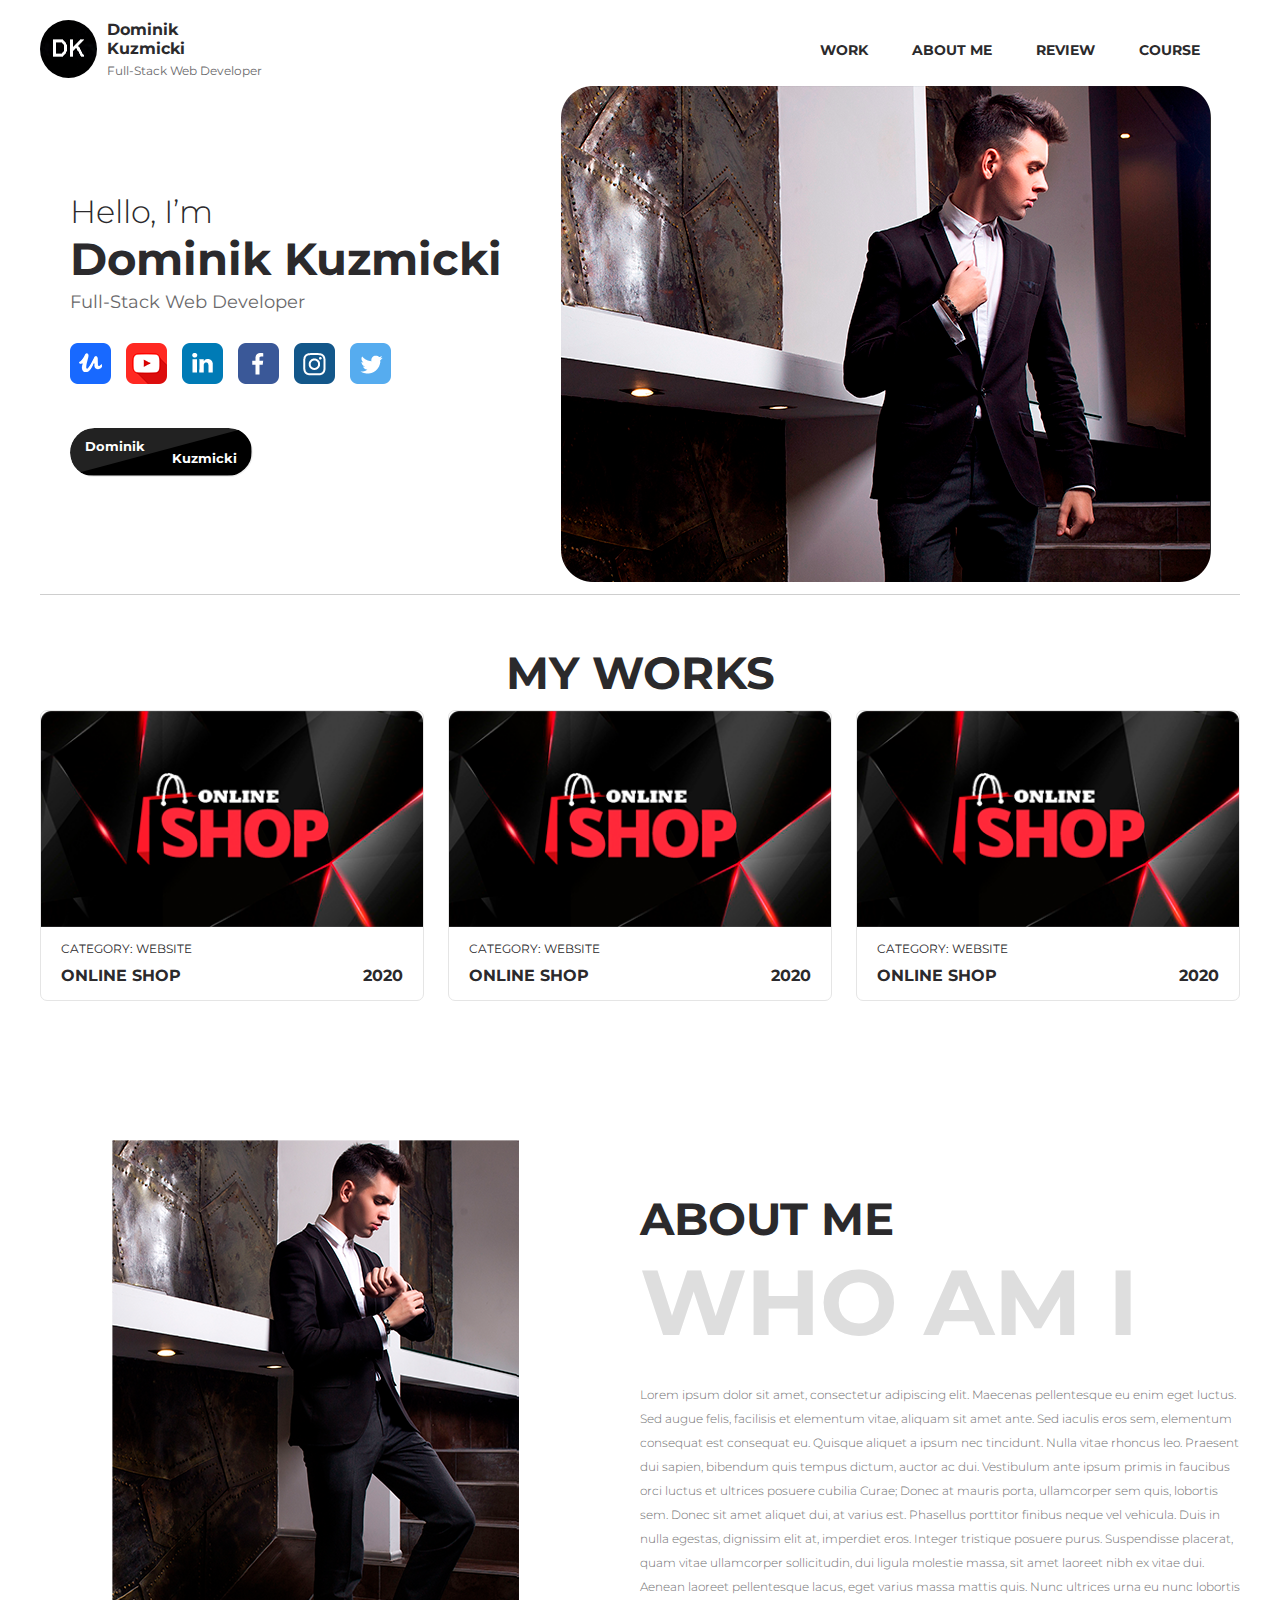
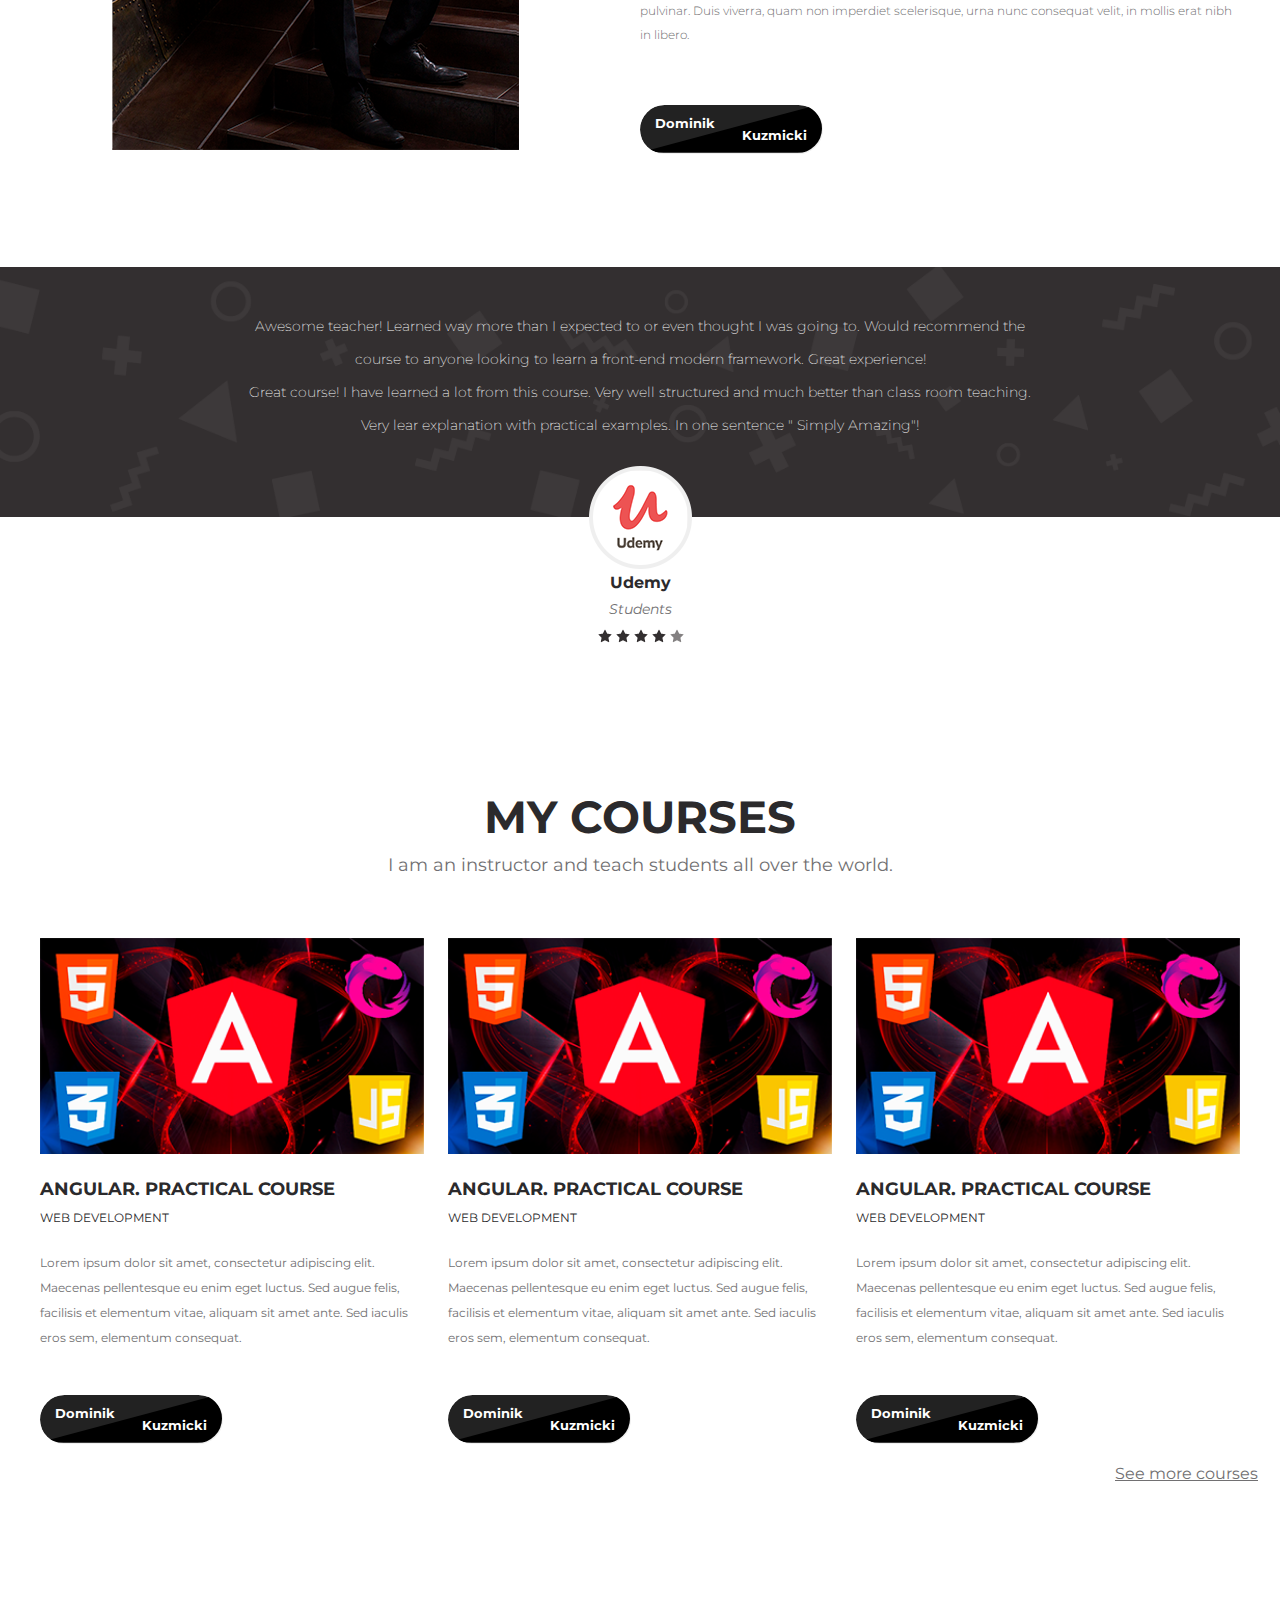
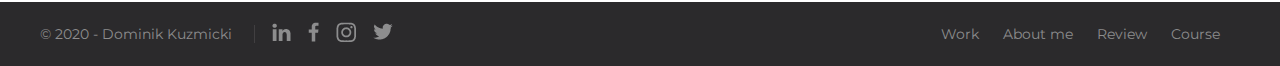
<file: project 2/index.html>
<!DOCTYPE html>
<html lang="en">
<head>
    <meta charset="UTF-8">
    <meta http-equiv="X-UA-Compatible" content="IE=edge">
    <meta name="viewport" content="width=device-width, initial-scale=1.0">
    <title>Pr</title>
    <link rel="stylesheet" href="css/style.css">
</head>
<body>
    <header>
        <div class="container">
            <div class="inner">
                <div class="user">
                    <img src="images/avatar_photo.png" alt="logo">

                    <div class="content">
                        <h3>Dominik <br>Kuzmicki</h3>
                        <p>Full-Stack Web Developer</p> 
                    </div>
                </div>
                <nav class="navbar">
                    <a href="#work">WORK</a>
                    <a href="#about">ABOUT ME</a>
                    <a href="#review">REVIEW</a>
                    <a href="#courses">COURSE</a>
                </nav>
            </div>
        </div>
    </header>
    <section class="intro" >
        <div class="container">
            <div class="inner">
                <div class="content">
                    <h2>Hello, I’m</h2>
                    <h1>Dominik Kuzmicki</h1>
                    <p>Full-Stack Web Developer</p>
                    <div class="social">
                        <a href="#">
                            <img src="images/udemy.png" alt="">
                        </a>
                        <a href="#">
                            <img src="images/youtube.png" alt="">
                        </a>   
                        <a href="">
                            <img src="images/linkedin.png" alt="">
                        </a> 
                        <a href="#">
                            <img src="images/facebook.png" alt="">
                        </a>    
                        <a href="#">
                            <img src="images/instagram.png" alt="">
                        </a>   
                        <a href="#">
                            <img src="images/twitter.png" alt="">
                        </a>
                    </div>
                    <button class="btn">
                        <span> SEE MY RESUME</span>
                        <div class="btnbg">
                            <span>Dominik</span> 
                        </div>
                        <div class="btnbg2">
                            <span>Kuzmicki</span>
                        </div>
                        
                    </button>
                </div>    
                <img src="images/photo.png" alt="">
            </div>
        </div>
    </section>
    <section class="myworks" id="work">
        <div class="container">
            <div class="inner">
                    <h2>MY WORKS</h2>
                <div class="boxes">
                    <div class="box">
                        <img src="images/work logo.png" alt="">
                        <div class="info">
                            <p>CATEGORY: WEBSITE</p>
                            <div class="onlineshop">
                                <h4>ONLINE SHOP</h4>
                                <h4>2020</h4>
                            </div>
                        </div>
                    </div>
                    <div class="box">
                        <img src="images/work logo.png" alt="">
                        <div class="info">
                            <p>CATEGORY: WEBSITE</p>
                            <div class="onlineshop">
                                <h4>ONLINE SHOP</h4>
                                <h4>2020</h4>
                            </div>
                        </div>
                    </div>
                     <div class="box">
                        <img src="images/work logo.png" alt="">
                        <div class="info">
                            <p>CATEGORY: WEBSITE</p>
                            <div class="onlineshop">
                                <h4>ONLINE SHOP</h4>
                                <h4>2020</h4>
                            </div>
                        </div>
                    </div>
            </div>
            </div>
        </div>
    </section>
    <section class="about" id="about">
        <div class="container">
            <div class="inner">
                <img src="images/designer_photo.png" alt="">
                <div class="content">
                    <h3>ABOUT ME</h3>
                    <h2>WHO AM I</h2>
                    <p>
                        Lorem ipsum dolor sit amet, consectetur adipiscing elit. Maecenas pellentesque eu enim eget luctus. Sed augue felis, facilisis et elementum vitae, aliquam sit amet ante. Sed iaculis eros sem, elementum consequat est consequat eu. Quisque aliquet a ipsum nec tincidunt. Nulla vitae rhoncus leo. Praesent dui sapien, bibendum quis tempus dictum, auctor ac dui. Vestibulum ante ipsum primis in faucibus orci luctus et ultrices posuere cubilia Curae; Donec at mauris porta, ullamcorper sem quis, lobortis sem. Donec sit amet aliquet dui, at varius est. Phasellus porttitor finibus neque vel vehicula. Duis in nulla egestas, dignissim elit at, imperdiet eros. Integer tristique posuere purus. Suspendisse placerat, quam vitae ullamcorper sollicitudin, dui ligula molestie massa, sit amet laoreet nibh ex vitae dui. Aenean laoreet pellentesque lacus, eget varius massa mattis quis. Nunc ultrices urna eu nunc lobortis pulvinar. Duis viverra, quam non imperdiet scelerisque, urna nunc consequat velit, in mollis erat nibh in libero.
                    </p>  
                    <button class="btn">
                        <span> SEE MY RESUME</span>
                        <div class="btnbg">
                            <span>Dominik</span> 
                        </div>
                        <div class="btnbg2">
                            <span>Kuzmicki</span>
                        </div>
                    </button>
                </div>
            </div>
        </div>
    </section>
    <section class="review" id="review">
        <div class="container">
            <div class="inner">
                <div class="content">
                    <p>Awesome teacher! Learned way more than I expected to or even thought I was going to. Would recommend the course to anyone looking to learn a front-end modern framework. Great experience!</p>
                    <p>Great course! I have learned a lot from this course. Very well structured and much better than class room teaching. Very lear explanation with practical examples. In one sentence " Simply Amazing"!</p>
                </div>
                <div class="author">
                    <img src="images/udemy_logo.png" alt="udemy">
                    <h4>Udemy</h4>
                    <p>Students</p>
                    <div class="stars">
                        <img src="images/star.png" alt="star">
                        <img src="images/star.png" alt="star">
                        <img src="images/star.png" alt="star">
                        <img src="images/star.png" alt="star">
                        <img class="unactive" src="images/star.png" alt="star">
                    </div>
                </div>
            </div>
        </div>
    </section>
    <section class="courses" id="courses">
       <div class="container">
            <h2 class="heading">MY COURSES</h2>
            <p class="text">I am an instructor and teach students all over the world.</p>
            
            <div class="inner">
                <div class="boxes">
                    <div class="box">
                        <img src="images/Angular logo.png" alt="">
                        <div class="content">
                            <h3>ANGULAR. PRACTICAL COURSE</h3>
                            <h4>WEB DEVELOPMENT</h4>
                            <p>Lorem ipsum dolor sit amet, consectetur adipiscing elit. Maecenas pellentesque eu enim eget luctus. Sed augue felis, facilisis et elementum vitae, aliquam sit amet ante. Sed iaculis eros sem, elementum consequat.</p>
                            <button class="btn">
                                <span> SEE MY RESUME</span>
                                <div class="btnbg">
                                    <span>Dominik</span> 
                                </div>
                                <div class="btnbg2">
                                    <span>Kuzmicki</span>
                                </div>
                            </button>
                        </div>
                    </div>
                    <div class="box">
                        <img src="images/Angular logo.png" alt="">
                        <div class="content">
                            <h3>ANGULAR. PRACTICAL COURSE</h3>
                            <h4>WEB DEVELOPMENT</h4>
                            <p>Lorem ipsum dolor sit amet, consectetur adipiscing elit. Maecenas pellentesque eu enim eget luctus. Sed augue felis, facilisis et elementum vitae, aliquam sit amet ante. Sed iaculis eros sem, elementum consequat.</p>
                            <button class="btn">
                                <span> SEE MY RESUME</span>
                                <div class="btnbg">
                                    <span>Dominik</span> 
                                </div>
                                <div class="btnbg2">
                                    <span>Kuzmicki</span>
                                </div>
                            </button>
                        </div>
                    </div>
                    <div class="box">
                        <img src="images/Angular logo.png" alt="">
                        <div class="content">
                            <h3>ANGULAR. PRACTICAL COURSE</h3>
                            <h4>WEB DEVELOPMENT</h4>
                            <p>Lorem ipsum dolor sit amet, consectetur adipiscing elit. Maecenas pellentesque eu enim eget luctus. Sed augue felis, facilisis et elementum vitae, aliquam sit amet ante. Sed iaculis eros sem, elementum consequat.</p>
                            <button class="btn">
                                <span> SEE MY RESUME</span>
                                <div class="btnbg">
                                    <span>Dominik</span> 
                                </div>
                                <div class="btnbg2">
                                    <span>Kuzmicki</span>
                                </div>
                            </button>
                        </div>
                    </div>
                </div>
                <a href="#" class="morecourses">See more courses</a>
            </div>    
        </div>
    </section>
    <footer>
        <div class="container">
            <div class="inner">
                <div class="logos">
                    <p>© 2020 - Dominik Kuzmicki</p>
                    <a href="https://www.linkedin.com/"><img src="images/linkedin_icon.png" alt=""></a>
                    <a href="https://www.facebook.com/"><img src="images/facebook_icon.png" alt=""></a>
                    <a href="https://www.instagram.com/"><img src="images/instagram_icon.png" alt=""></a>
                    <a href="https://www.twitter.com/"><img src="images/twitter_icon.png" alt=""></a>
                </div>
                <nav class="bottomnav">
                    <a href="#work">Work</a>
                    <a href="#about">About me</a>
                    <a href="#review">Review</a>
                    <a href="#courses">Course</a>
                </nav>
                
            </div>
        </div>
    </footer>
</body>
</html>
</file>
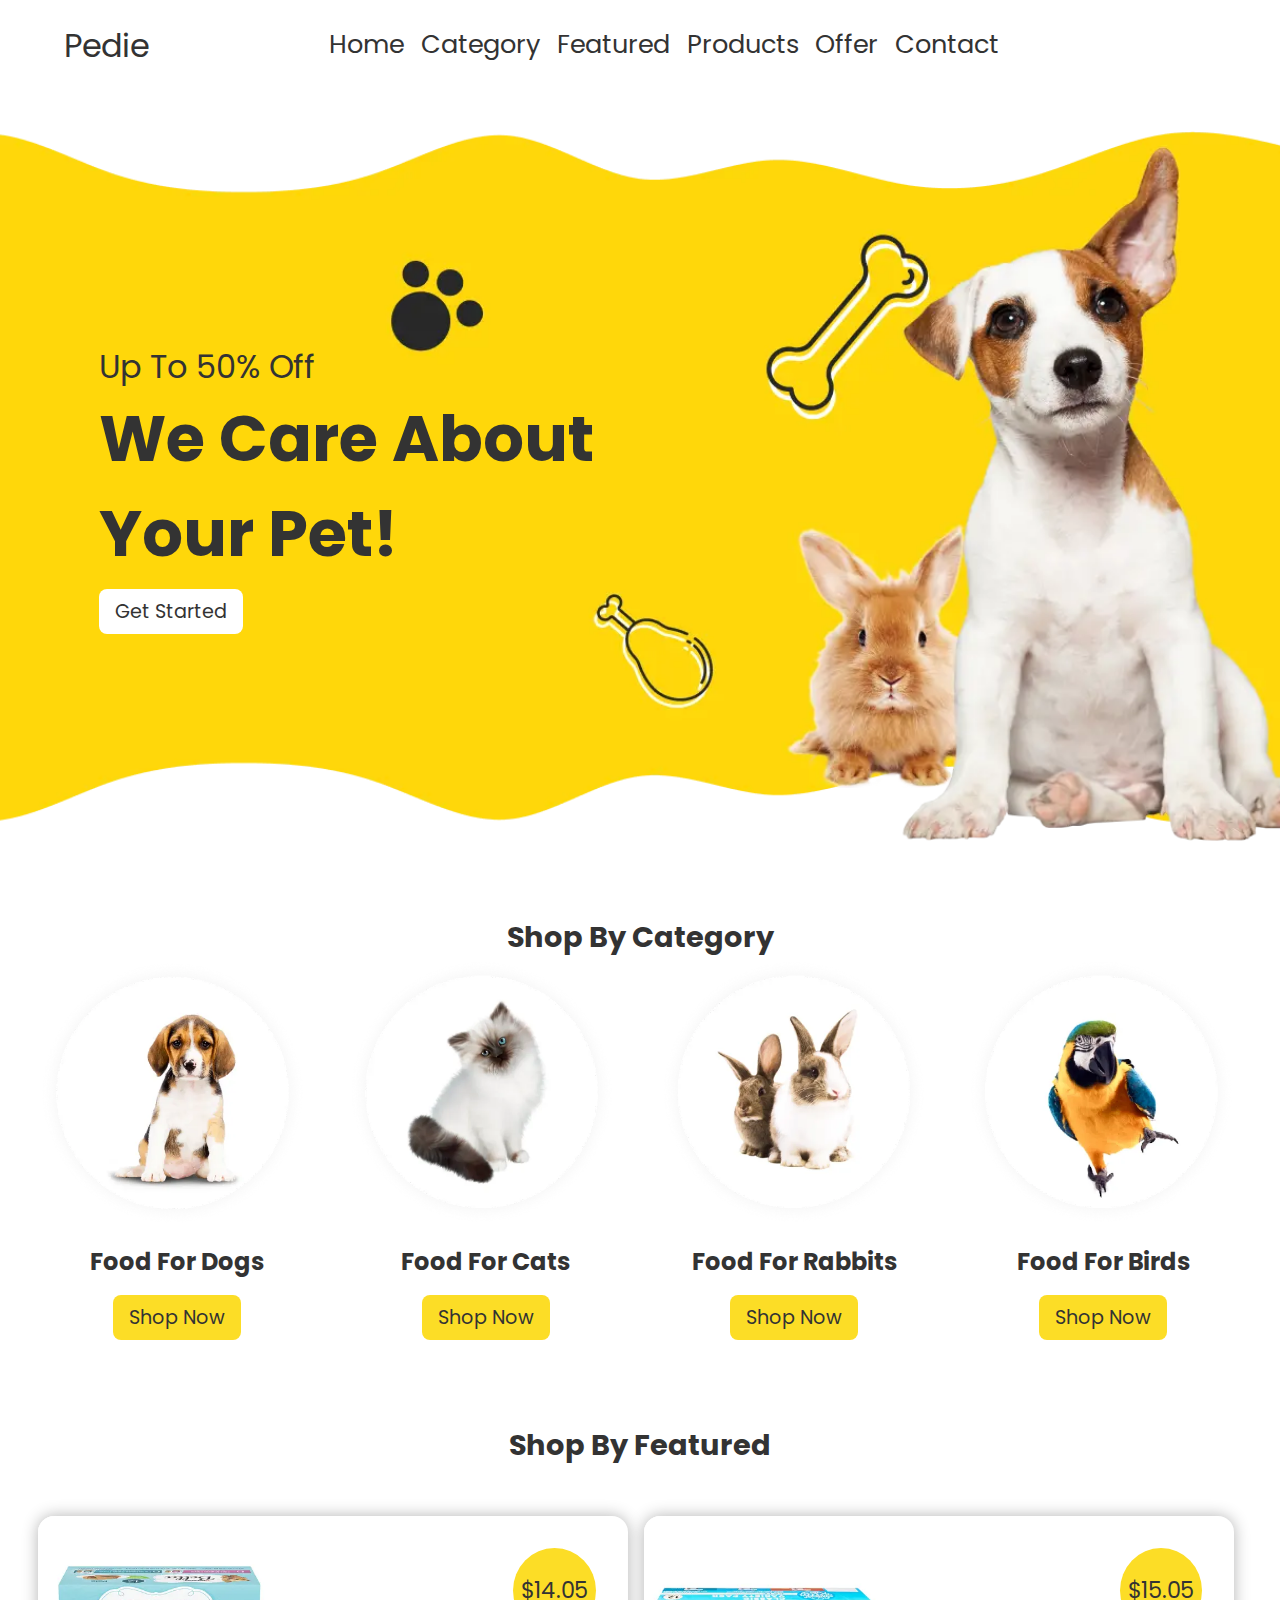
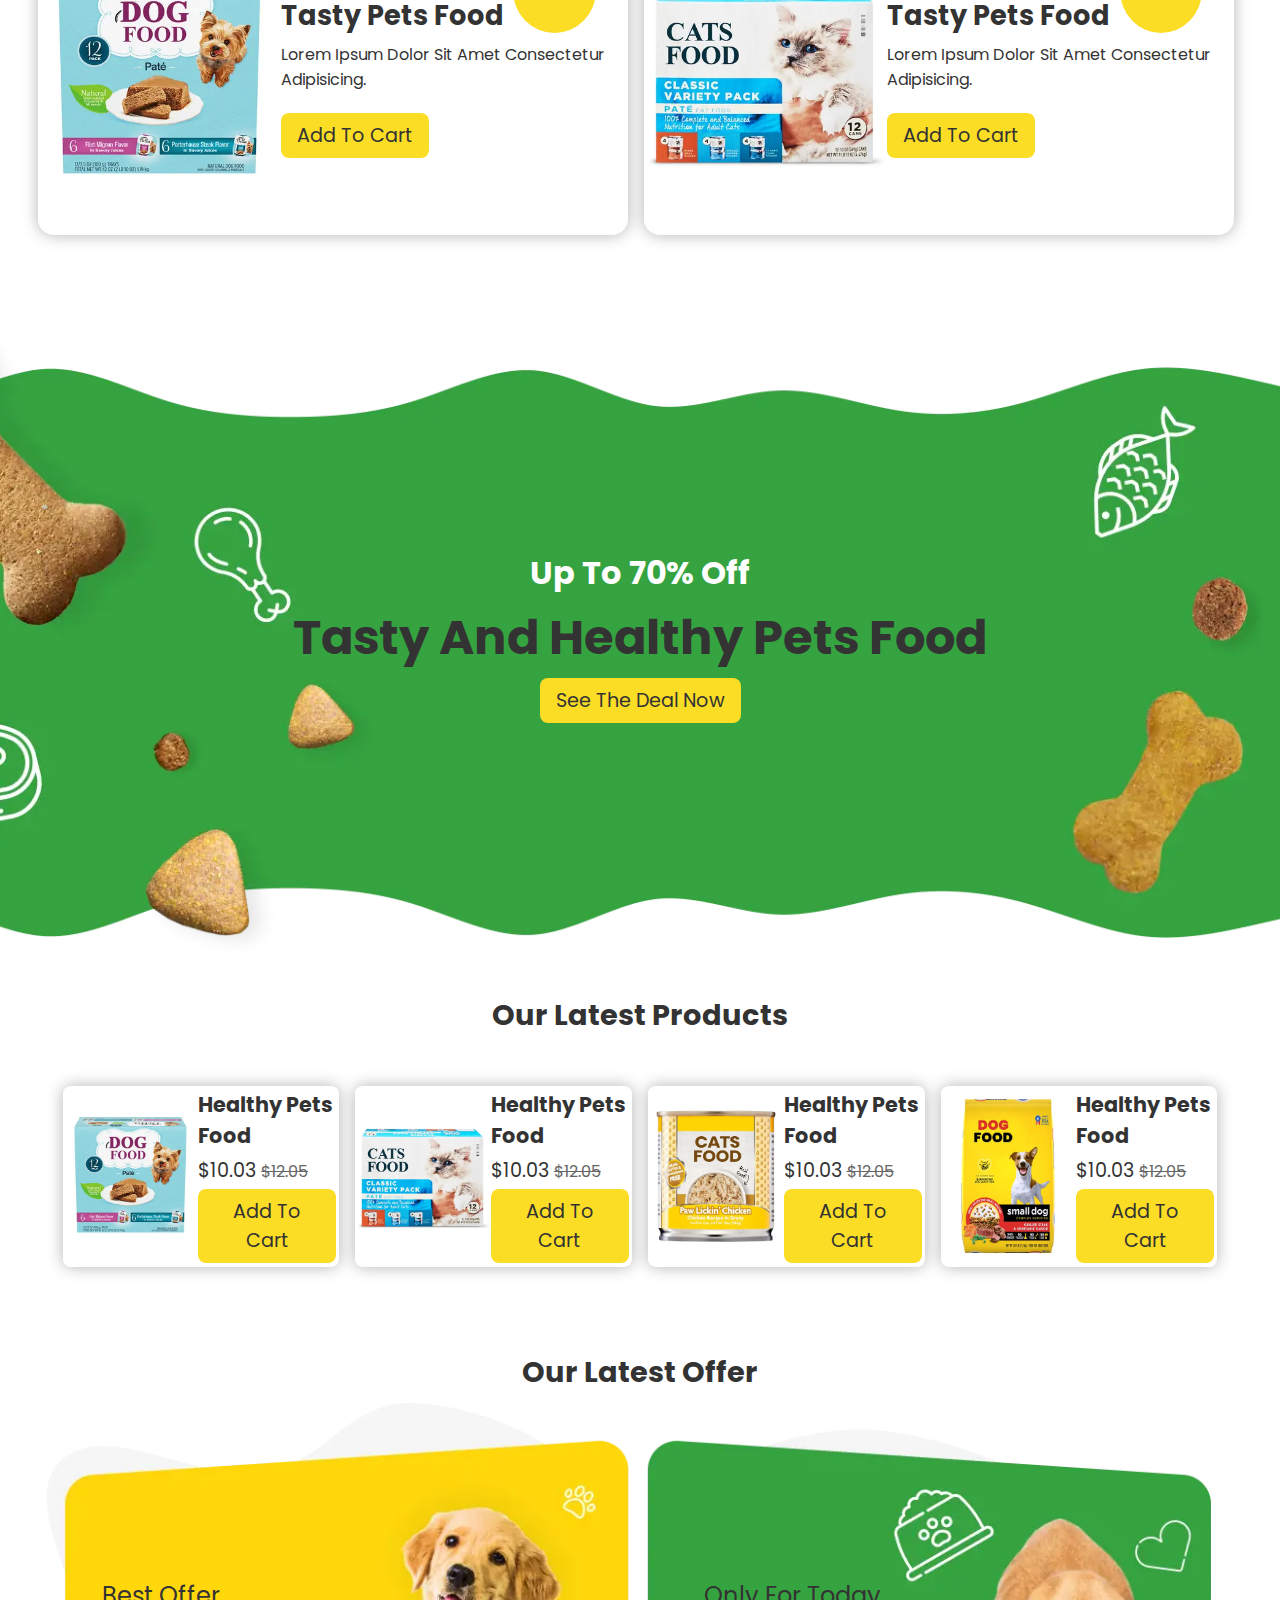
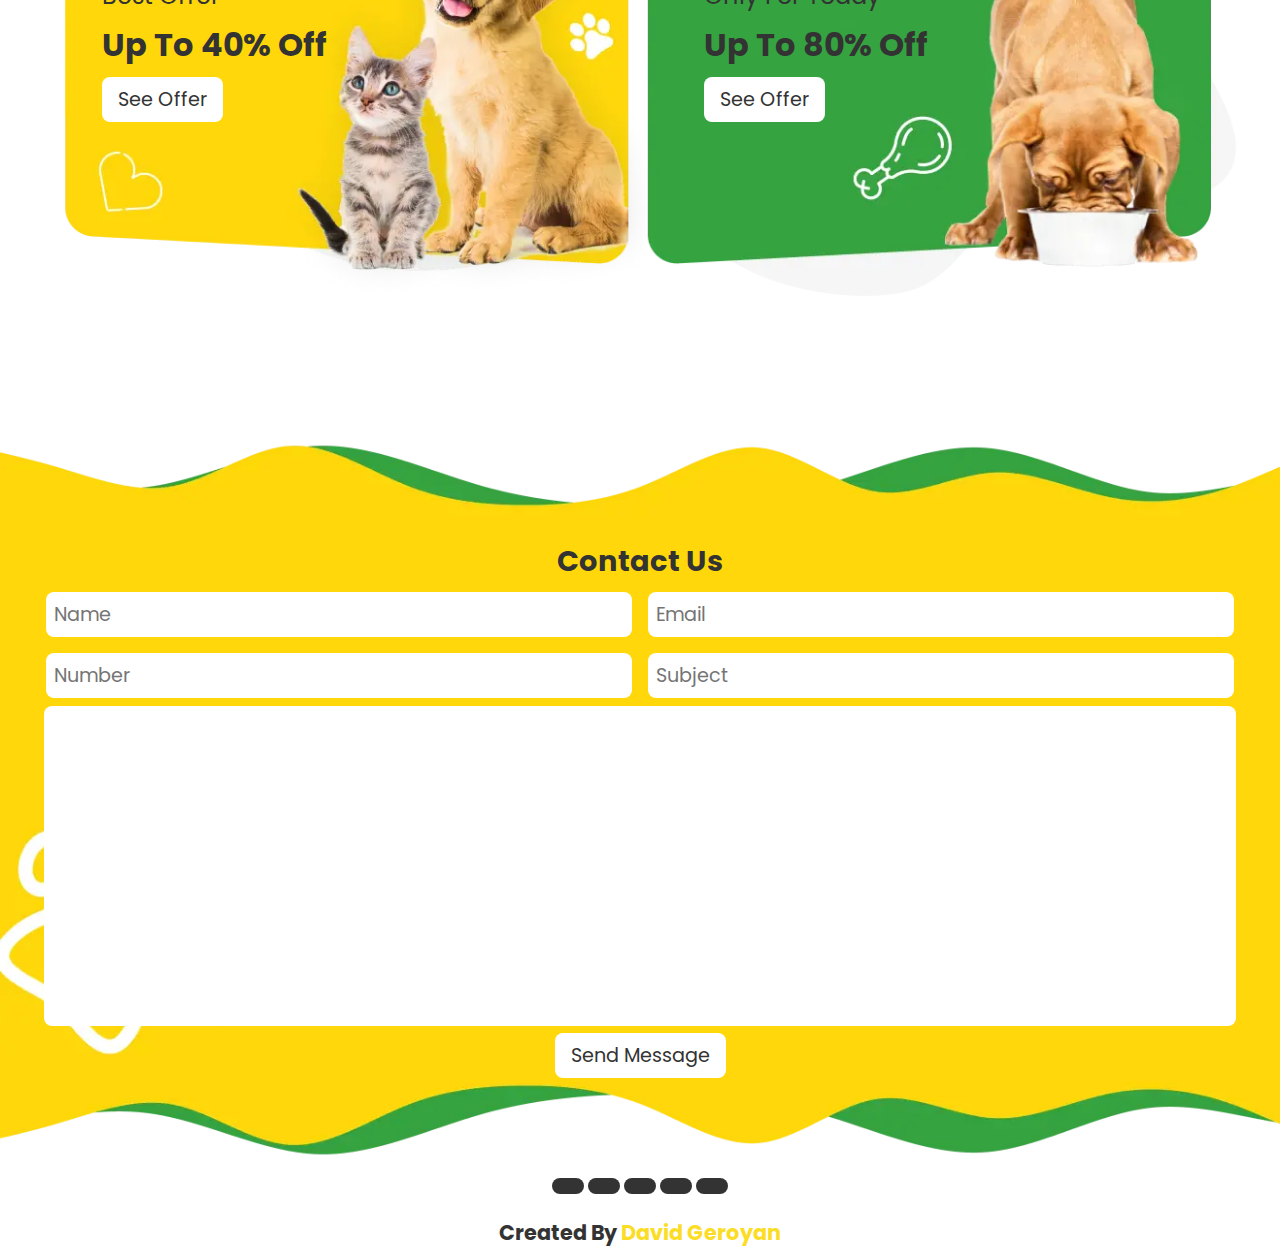
<file: project 3/index.html>
<!DOCTYPE html>
<html lang="en">
<head>
    <meta charset="UTF-8">
    <meta http-equiv="X-UA-Compatible" content="IE=edge">
    <meta name="viewport" content="width=device-width, initial-scale=1.0">
    <title>Document</title>
    <link rel="stylesheet" href="style.css">
    <link rel="stylesheet" href="https://cdnjs.cloudflare.com/ajax/libs/font-awesome/6.2.0/css/all.min.css" integrity="sha512-xh6O/CkQoPOWDdYTDqeRdPCVd1SpvCA9XXcUnZS2FmJNp1coAFzvtCN9BmamE+4aHK8yyUHUSCcJHgXloTyT2A==" crossorigin="anonymous" referrerpolicy="no-referrer" />
</head>
<body>
    <header>
        <div id="menu-bar" class="fa-solid fa-bars"></div>
        <a href="#" class="logo" > <i class="fa-solid fa-bone"></i> Pedie</a>
        <nav class="navbar">
            <a href="#">home</a>
            <a href="#">category</a>
            <a href="#">featured</a>
            <a href="#">products</a>
            <a href="#">offer</a>
            <a href="#">contact</a>
        </nav>
        <div class="icons">
            <i class="fa-solid fa-magnifying-glass"></i>
            <i class="fa-solid fa-heart"></i>
            <i class="fa-solid fa-cart-shopping"></i>
        </div>
        <form action="" class="search-bar">
            <input type="search" id="search" placeholder="search here...">
            <label for="search"><i class="fa-solid fa-magnifying-glass"></i></label>
        </form>
    </header>
    <section class="home">
        <div class="content">
            <p>Up To 50% Off</p>
            <h1>We Care About <br>Your Pet!</h1>
            <a href="#" class="btn">Get Started</a>
        </div>
    </section>
    <section class="shop">
        <h2 class="heading"><i class="fa-solid fa-paw"></i> Shop By Category <i class="fa-solid fa-paw"></i></h2>
            <div class="boxes">
                <div class="box">
                    <img src="images/c1.webp" alt="dog">
                    <p>Food For Dogs</p>
                    <a href="#" class="btn2">Shop Now</a>
                </div>
                <div class="box">
                    <img src="images/c2.webp" alt="cat">
                    <p>Food For Cats</p>
                    <a href="#" class="btn2">Shop Now</a>
                </div>
                <div class="box">
                    <img src="images/c3.webp" alt="rabbits">
                    <p>Food For Rabbits</p>
                    <a href="#" class="btn2">Shop Now</a>
                </div>
                <div class="box">
                    <img src="images/c4.webp" alt="birds">
                    <p>Food For Birds</p>
                    <a href="#" class="btn2">Shop Now</a>
                </div>
            </div>
    </section>
    <section class="featured">
        <h2 class="heading"><i class="fa-solid fa-paw"></i> Shop By Featured <i class="fa-solid fa-paw"></i></h2>
        <div class="boxes">
            <div class="box">
                <div class="foodimg">
                    <img src="images/p1.webp" alt="food1">
                </div>
                <div class="content">
                    <div class="stars">
                        <i class="fa-solid fa-star"></i>
                        <i class="fa-solid fa-star"></i>
                        <i class="fa-solid fa-star"></i>
                        <i class="fa-solid fa-star"></i>
                        <i class="fa-regular fa-star"></i>
                    </div>
                    <h3>Tasty pets food</h3>
                    <p>Lorem ipsum dolor sit amet consectetur adipisicing.</p>
                    <a href="#" class="btn2">Add to cart</a>
                </div>
                <div class="price">
                    <span>$14.05</span>
                </div>
            </div>
            <div class="box">
                <div class="foodimg">
                    <img src="images/p2.webp" alt="food2">
                </div>
                <div class="content">
                    <div class="stars">
                        <i class="fa-solid fa-star"></i>
                        <i class="fa-solid fa-star"></i>
                        <i class="fa-solid fa-star"></i>
                        <i class="fa-solid fa-star"></i>
                        <i class="fa-regular fa-star"></i>
                    </div>
                    <h3>Tasty pets food</h3>
                    <p>Lorem ipsum dolor sit amet consectetur adipisicing.</p>
                    <a href="#" class="btn2">Add to cart</a>
                </div>
                <div class="price">
                    <span>$15.05</span>
                </div>
            </div>
        </div>
    </section>
    <section class="deal">
        <div class="content">
            <span>up to 70% off</span>
            <h2>tasty and healthy pets food</h2>
            <a href="" class="btn2">see the deal now</a>
        </div>
    </section>
    <section class="products">
        <h2 class="heading"><i class="fa-solid fa-paw"></i> our latest products <i class="fa-solid fa-paw"></i></h2>
        <div class="inner">
            <div class="box">
                <img src="images/p1.webp" alt="">
                <div class="content">
                    <div class="stars">
                        <i class="fa-solid fa-star"></i>
                        <i class="fa-solid fa-star"></i>
                        <i class="fa-solid fa-star"></i>
                        <i class="fa-solid fa-star"></i>
                        <i class="fa-solid fa-star"></i>
                    </div>
                    <h4>healthy pets food</h4>
                    <p class="price">$10.03 <span>$12.05</span></p>
                    <a href="#" class="btn2">add to cart</a>
                </div>
            </div>
            <div class="box">
                <img src="images/p2.webp" alt="">
                <div class="content">
                    <div class="stars">
                        <i class="fa-solid fa-star"></i>
                        <i class="fa-solid fa-star"></i>
                        <i class="fa-solid fa-star"></i>
                        <i class="fa-solid fa-star"></i>
                        <i class="fa-solid fa-star"></i>
                    </div>
                    <h4>healthy pets food</h4>
                    <p class="price">$10.03 <span>$12.05</span></p>
                    <a href="#" class="btn2">add to cart</a>
                </div>
            </div>
            <div class="box">
                <img src="images/p3.webp" alt="">
                <div class="content">
                    <div class="stars">
                        <i class="fa-solid fa-star"></i>
                        <i class="fa-solid fa-star"></i>
                        <i class="fa-solid fa-star"></i>
                        <i class="fa-solid fa-star"></i>
                        <i class="fa-solid fa-star"></i>
                    </div>
                    <h4>healthy pets food</h4>
                    <p class="price">$10.03 <span>$12.05</span></p>
                    <a href="#" class="btn2">add to cart</a>
                </div>
            </div>
            <div class="box">
                <img src="images/p4.webp" alt="">
                <div class="content">
                    <div class="stars">
                        <i class="fa-solid fa-star"></i>
                        <i class="fa-solid fa-star"></i>
                        <i class="fa-solid fa-star"></i>
                        <i class="fa-solid fa-star"></i>
                        <i class="fa-solid fa-star"></i>
                    </div>
                    <h4>healthy pets food</h4>
                    <p class="price">$10.03 <span>$12.05</span></p>
                    <a href="#" class="btn2">add to cart</a>
                </div>
            </div>
        </div>
    </section>
    <section class="offer">
        <h2 class="heading"><i class="fa-solid fa-paw"></i> our latest offer <i class="fa-solid fa-paw"></i></h2>
        <div class="inner">
            <div class="box">
                <img src="images/offer-img1.webp" alt="">
                <div class="content">
                    <span>best offer</span>
                    <h3>up to 40% off</h3>
                    <a href="" class="btn">see offer</a>

                </div>
            </div>
            <div class="box">
                <img src="images/offer-img2.webp" alt="">
                <div class="content">
                    <span>only for today</span>
                    <h3>up to 80% off</h3>
                    <a href="" class="btn">see offer</a>

                </div>
            </div>
        </div>
    </section>
    <section class="contact">
        <h2 class="heading"><i class="fa-solid fa-paw"></i> contact us <i class="fa-solid fa-paw"></i></h2>
        <div class="inner">
            <form action="">
                <div class="inputbox">
                    <input type="text" placeholder="name">
                    <input type="email" placeholder="email">
                </div>
                <div class="inputbox">
                    <input type="number" placeholder="number">
                    <input type="text" placeholder="subject">
                </div>
                <textarea name="" id="" cols="30" rows="10"></textarea>
                <input type="submit" class="btn" value="send message">
            </form>
        </div>
    </section>
    <footer>
        <div class="social">
            <a href="" class="btn2"><i class="fa-brands fa-youtube"></i></a>
            <a href="" class="btn2"><i class="fa-brands fa-facebook"></i></a>
            <a href="" class="btn2"><i class="fa-brands fa-twitter"></i></a>
            <a href="" class="btn2"><i class="fa-brands fa-linkedin"></i></a>
            <a href="" class="btn2"><i class="fa-brands fa-instagram"></i></a>
            <h4>created by <a class="myprofile" href="#">David Geroyan</a></h4>
        </div>
    </footer>
</body>
</html>
</file>
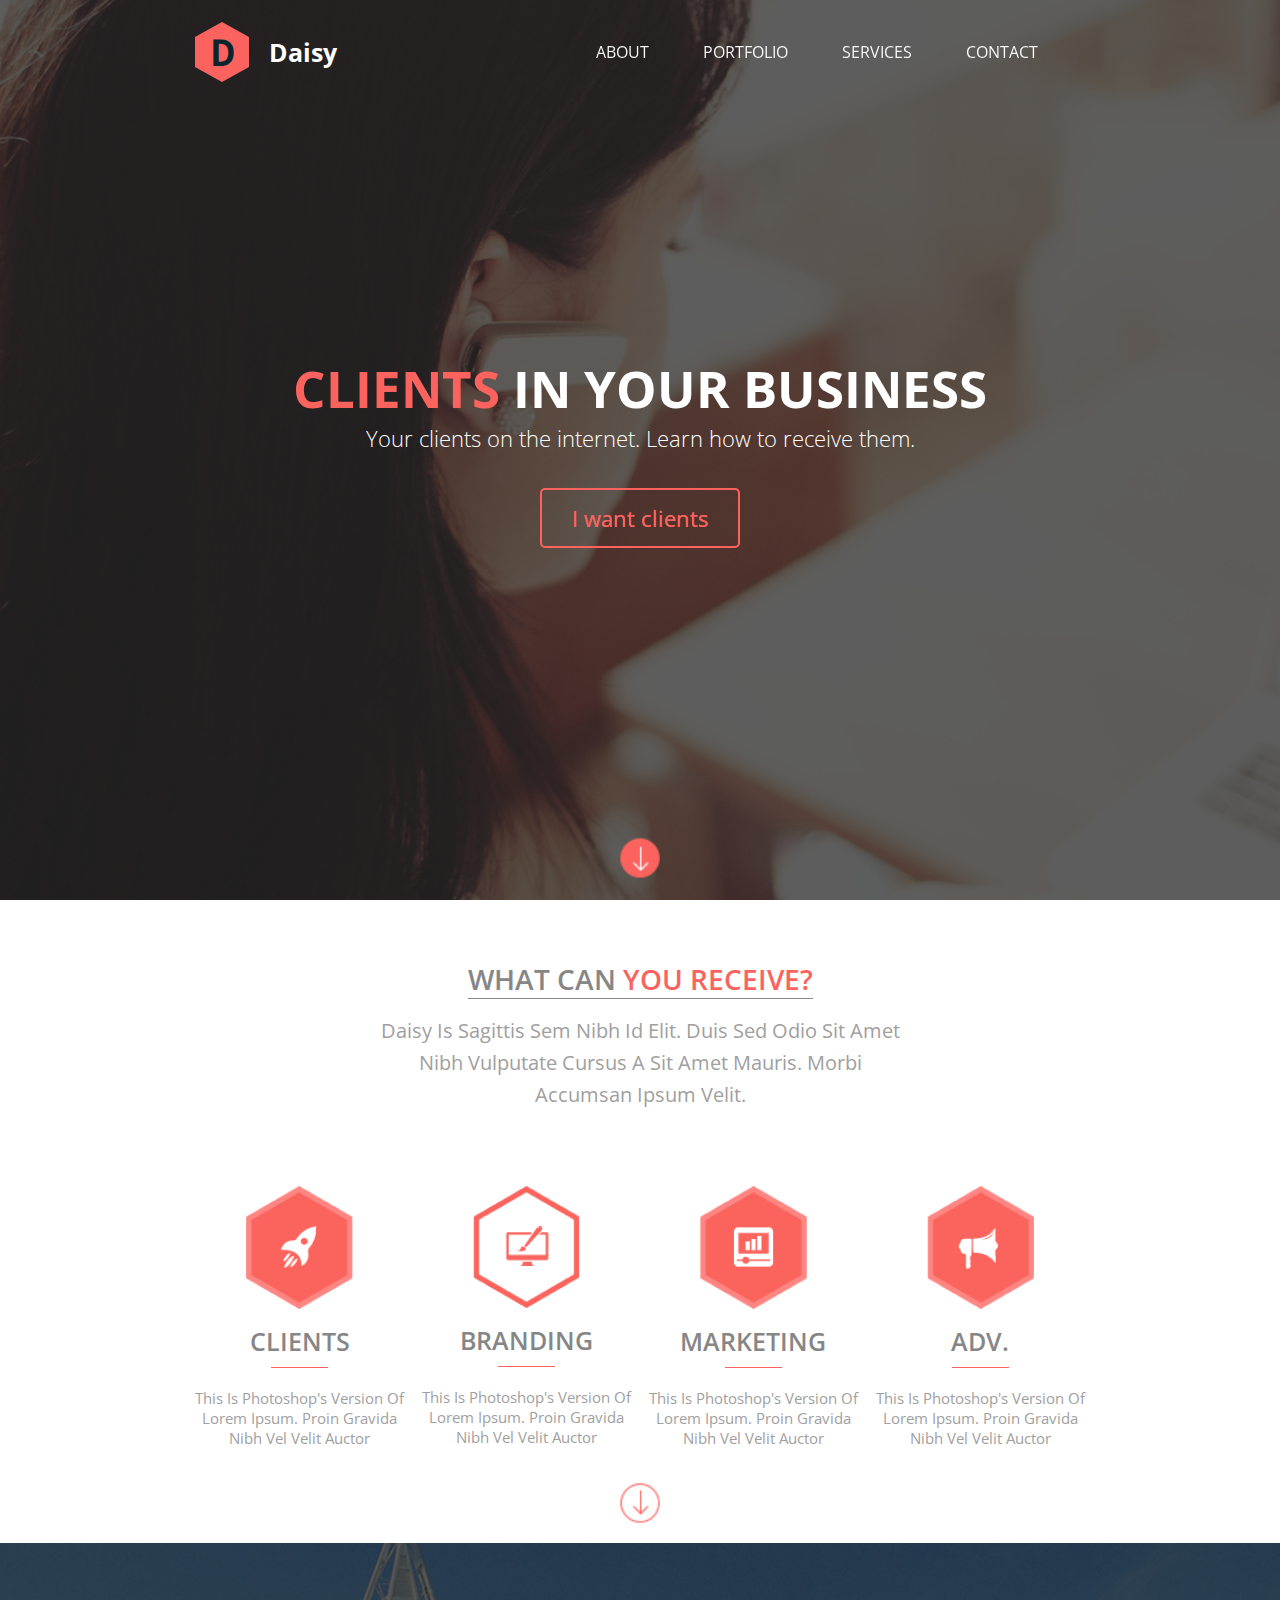
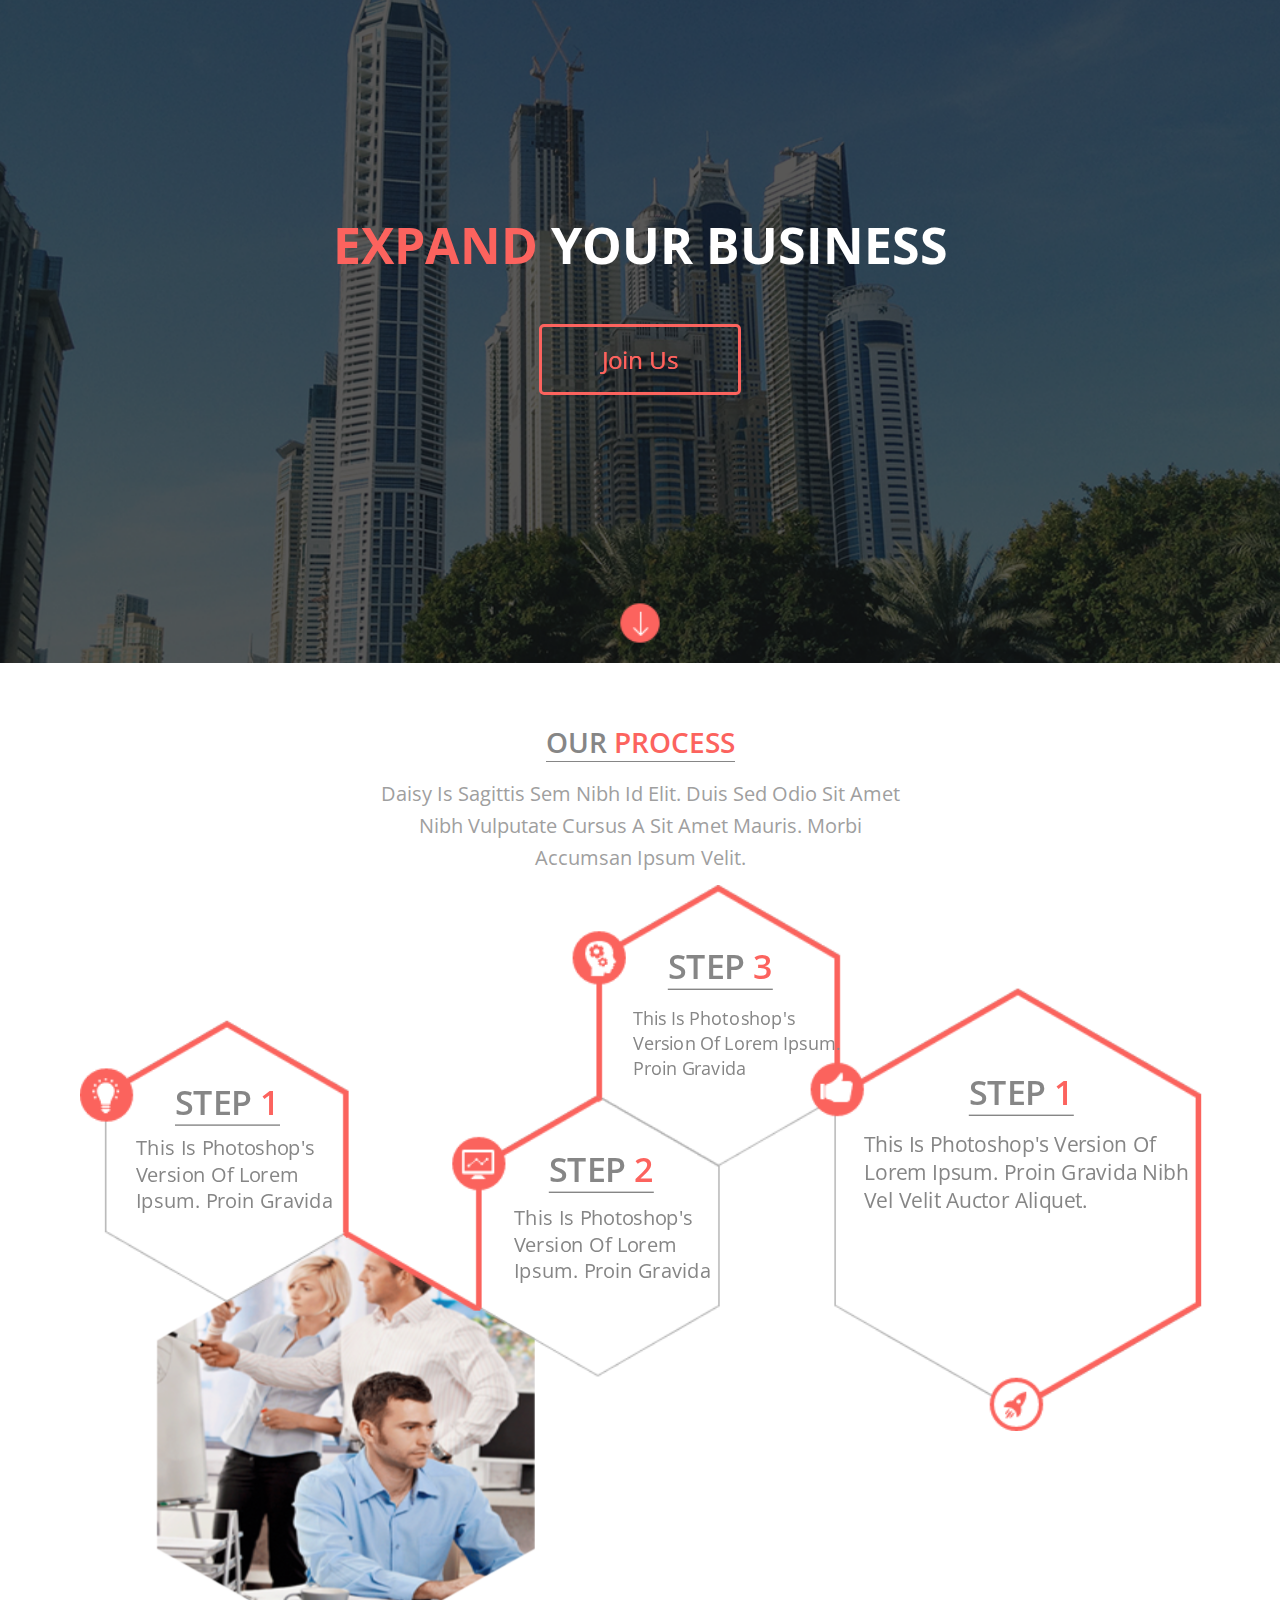
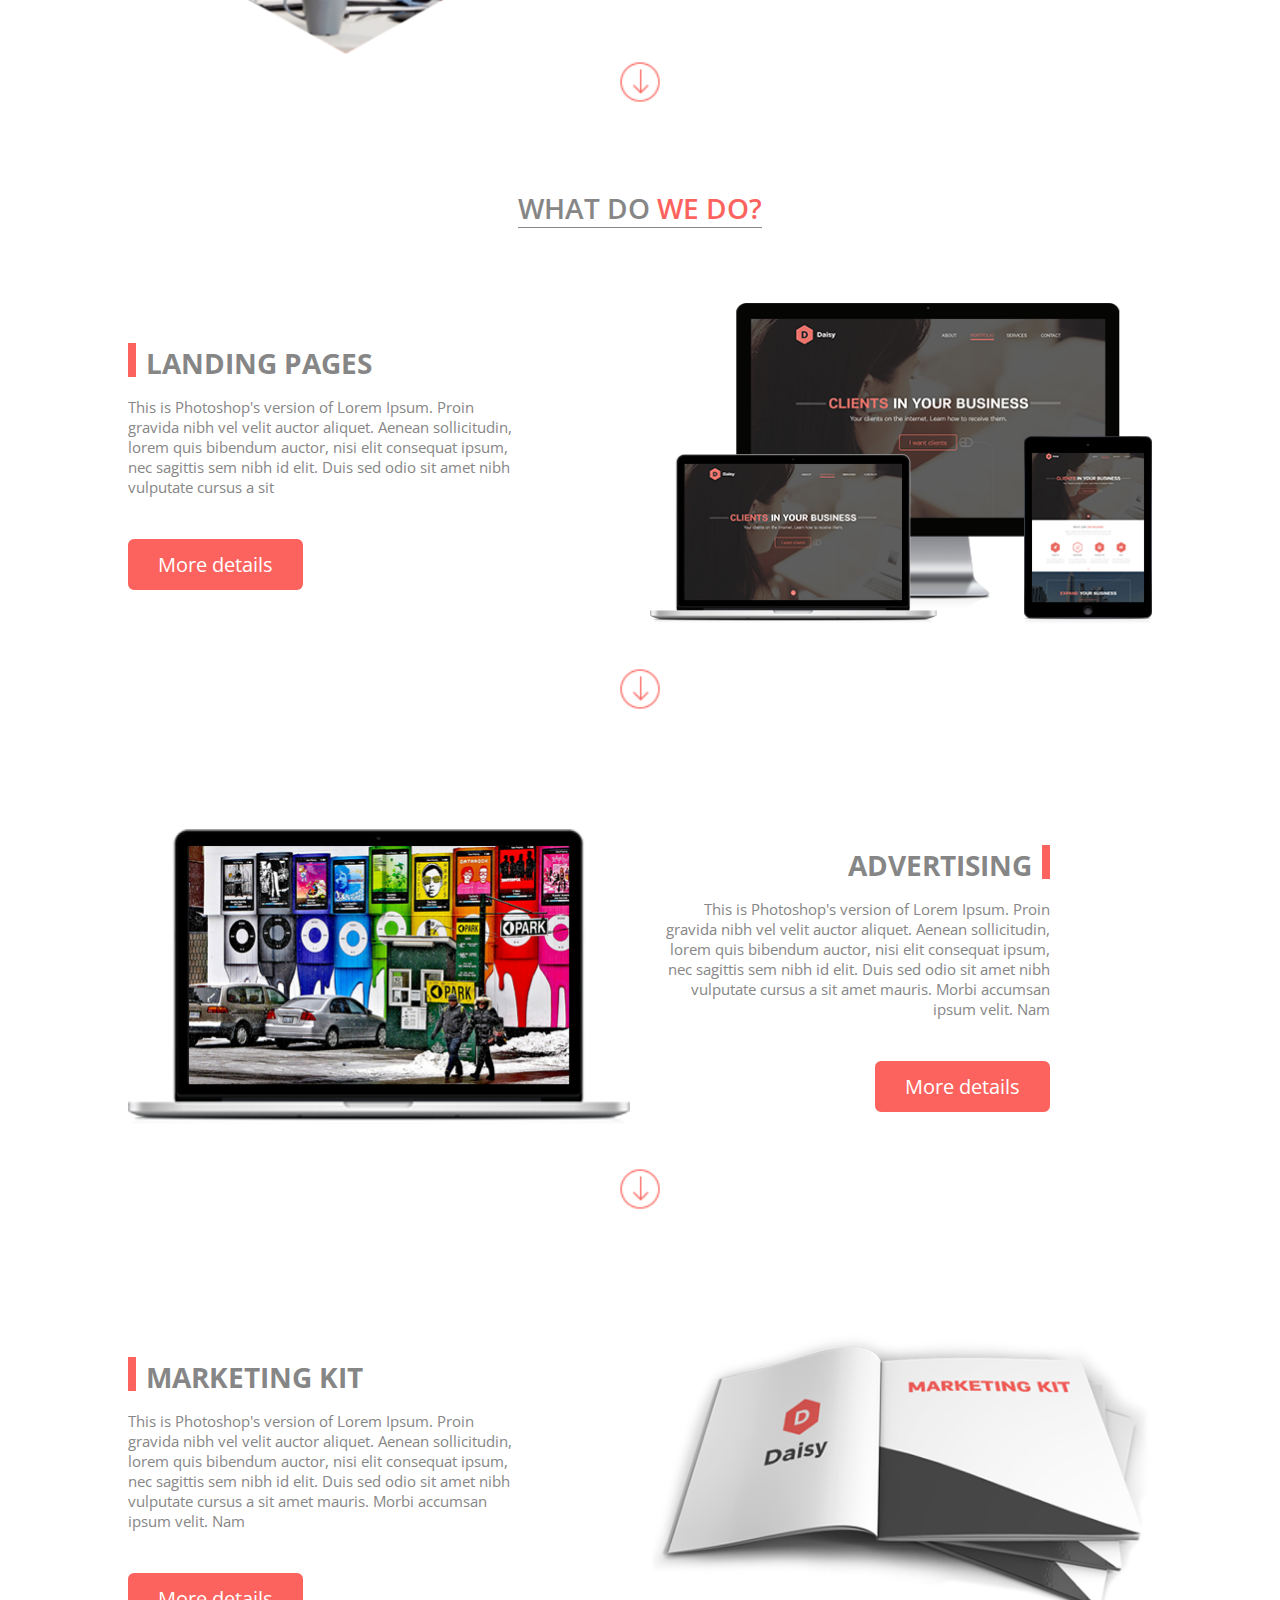
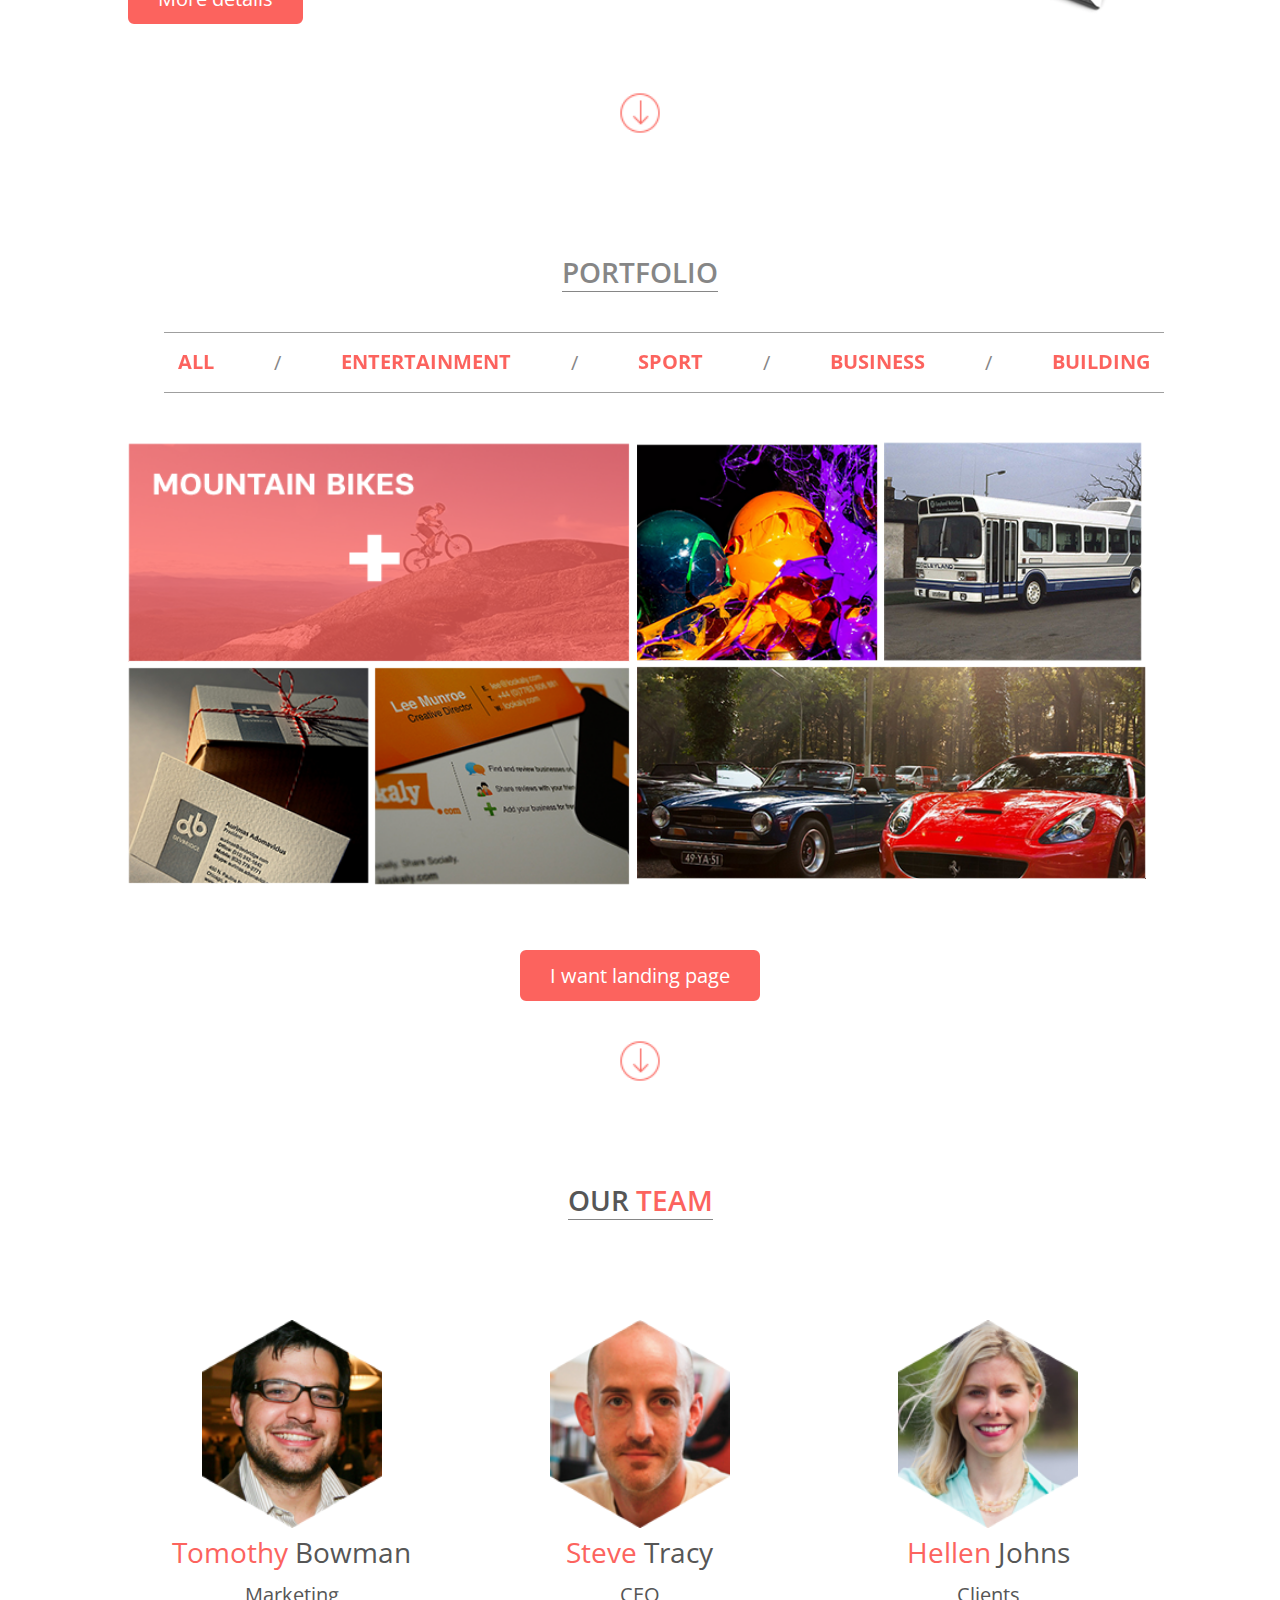
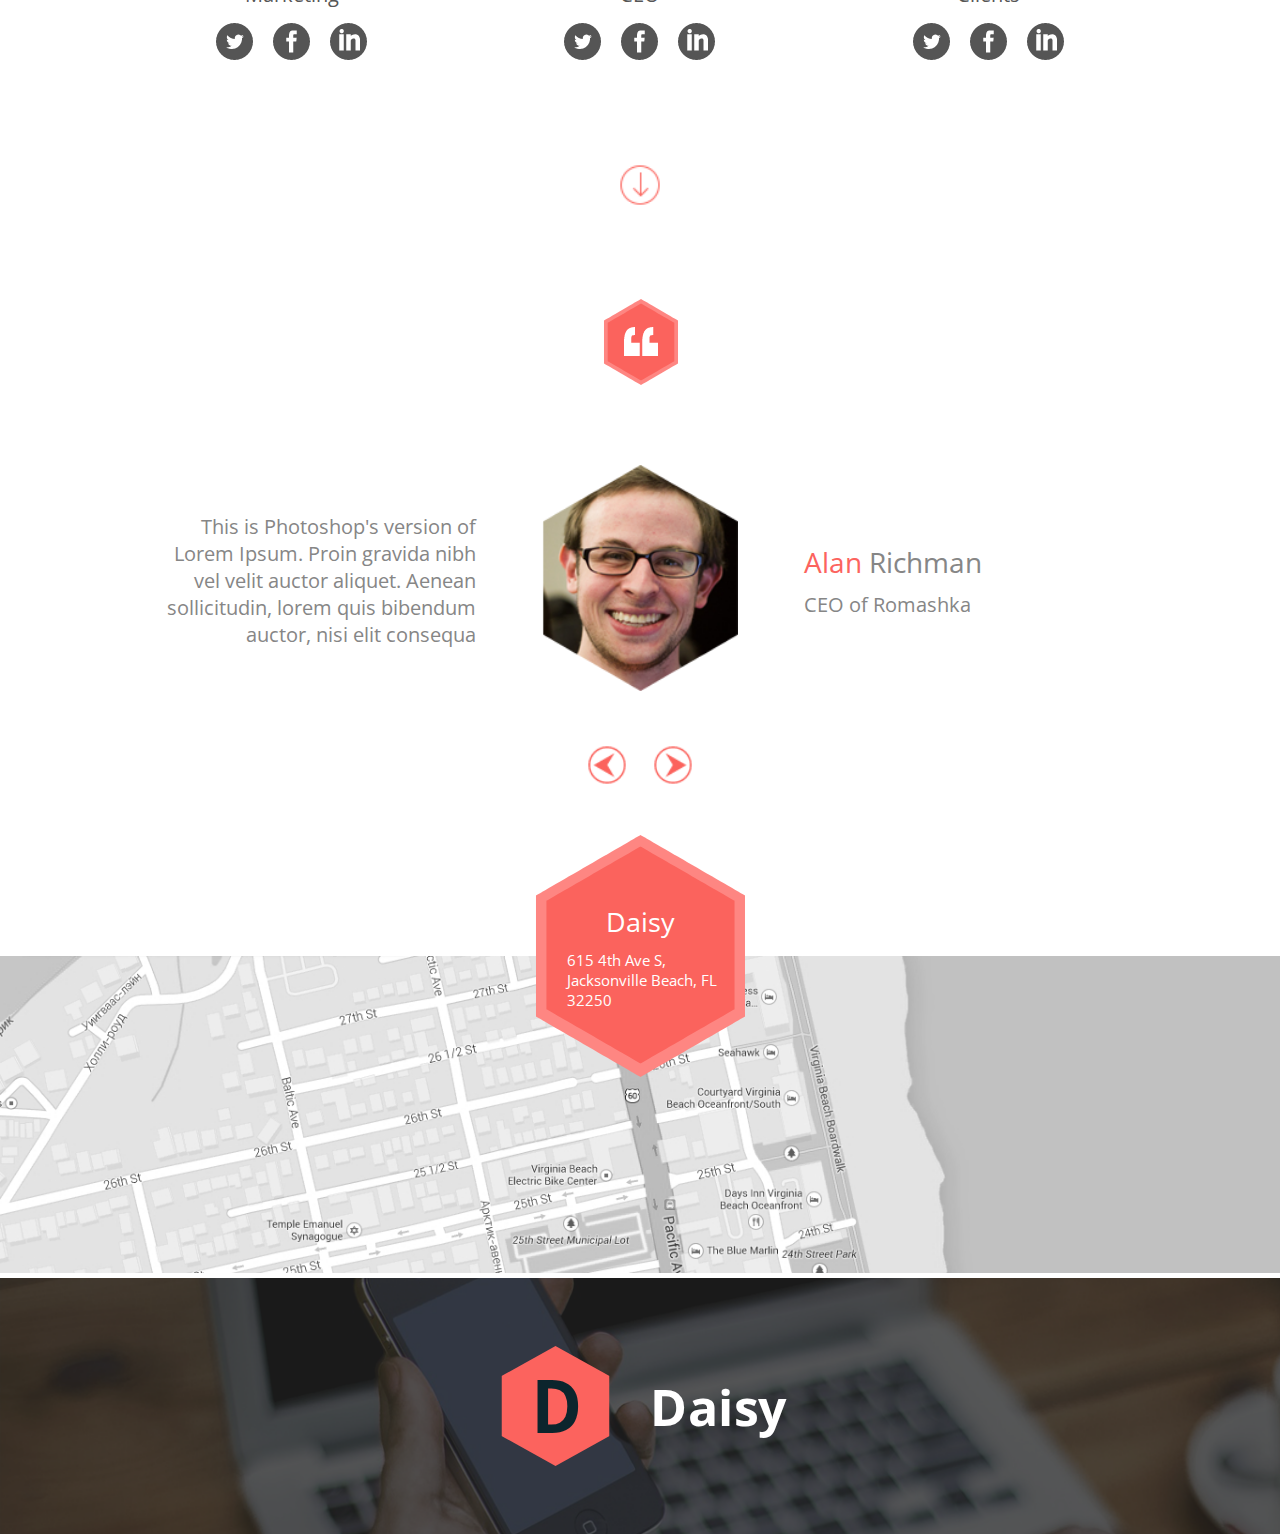
<file: project 4/index.html>
<!DOCTYPE html>
<html lang="en">
<head>
    <meta charset="UTF-8">
    <meta http-equiv="X-UA-Compatible" content="IE=edge">
    <meta name="viewport" content="width=device-width, initial-scale=1.0">
    <title>project 4</title>
    <link rel="stylesheet" href="css/style.css">
    <link rel="stylesheet" href="https://cdnjs.cloudflare.com/ajax/libs/font-awesome/6.2.0/css/all.min.css" integrity="sha512-xh6O/CkQoPOWDdYTDqeRdPCVd1SpvCA9XXcUnZS2FmJNp1coAFzvtCN9BmamE+4aHK8yyUHUSCcJHgXloTyT2A==" crossorigin="anonymous" referrerpolicy="no-referrer" />
</head>
<body>
    <header>
        
        <div class="inner">
            <div id="menu-bar" class="fa-solid fa-bars"></div>
            <div class="logo">
                <div class="logoimg">
                    <div class="hexagon">
                        <h2>D</h2>
                    </div>
                </div>
                <div class="logotxt">
                    <h3>Daisy</h3>
                </div>

           </div>
           <nav class="navlinks">
                <a href="#">
                    about
                </a>
                <a href="#">
                    portfolio
                </a>
                <a href="#">
                    services
                </a>
                <a href="#">
                    contact
                </a>
           </nav>
           <div class="transpartenbox"><!-- vor justify content centrov mejtex ga logon -->

           </div>
        </div>
    </header>
    <section class="clients">
        <div class="content">
            <h1><span>Clients</span> in your business</h1>
            <p>Your clients on the internet. Learn how to receive them.</p>
            <a href="#" class="btn1">I want clients</a>
        </div>
    </section>
    <section class="receive">
        <div class="content">
            <div class="heading">
                <h3>What can <span>you receive?</span></h3>
            </div>
            <p>Daisy is sagittis sem nibh id elit. Duis sed odio sit amet nibh vulputate cursus a sit amet mauris. Morbi accumsan ipsum velit.</p>
        </div>
        <div class="inner">
            <div class="boxes">
                <div class="box">
                    <img src="images/services1.png" alt="">
                    <div class="heading">
                        <h3>Clients</h3>
                        <div class="border"> 
                        </div>
                    </div>
                    <p>This is Photoshop's version  of Lorem Ipsum. Proin gravida nibh vel velit auctor</p>
                </div>
                <div class="box">
                    <img src="images/services2.png" alt="">
                    <div class="heading">
                        <h3>branding</h3>
                        <div class="border">
                        </div>
                    </div>
                    <p>This is Photoshop's version  of Lorem Ipsum. Proin gravida nibh vel velit auctor</p>
                </div>
                <div class="box">
                    <img src="images/services3.png" alt="">
                    <div class="heading">
                        <h3>marketing</h3>
                        <div class="border">      
                        </div>
                    </div>
                    <p>This is Photoshop's version  of Lorem Ipsum. Proin gravida nibh vel velit auctor</p>
                </div>
                <div class="box">
                    <img src="images/services4.png" alt="">
                    <div class="heading">
                        <h3>adv.</h3>
                        <div class="border">
                        </div>
                    </div>
                    <p>This is Photoshop's version  of Lorem Ipsum. Proin gravida nibh vel velit auctor</p>
                </div>
            </div>
        </div> 
       <a href="" class="sliderbtn"><img src="images/slider.png" alt=""></a> 
       <a href="" class="sliderbtn2"><img src="images/slider2.png" alt=""></a>  
    </section>
    <section class="expand">
        <div class="content">
            <h2><span>expand</span> your business</h2>
            <a href="#" class="btn1">Join Us</a>
        </div>       
        <a href="" class="sliderbtn"><img src="images/slider.png" alt=""></a> 
    </section>
    <section class="process">
        
        <div class="content">
            <div class="heading">
                <h3>our<span> process</span></h3>
            </div>
            <p>Daisy is sagittis sem nibh id elit. Duis sed odio sit amet nibh vulputate cursus a sit amet mauris. Morbi accumsan ipsum velit.</p>
        </div>
        <div  class="inner">
            <img id="processimage" src="images/process.png" alt="">
                 <div class="hexagon">
                        <img  src="images/process2.png" alt="">
                </div>
                <div class="heading" class="step1">
                    <div class="content1">
                        <h3 class="step1">step<span> 1</span></h3>
                        <p class="">This is Photoshop's version  of Lorem Ipsum. Proin gravida </p>
                    </div>
                    
                </div>
                <div class="heading">
                    <div class="content2">
                        <h3 class="step2">step<span> 2</span></h3>
                        <p class="">This is Photoshop's version  of Lorem Ipsum. Proin gravida </p>
                    </div>
                </div>
                <div class="heading">
                    <div class="content3">
                        <h3 class="step3">step<span> 3</span></h3>
                        <p class="">This is Photoshop's version  of Lorem Ipsum. Proin gravida </p>
                    </div>
                </div>
                <div class="heading">
                    <div class="content4">
                        <h3 class="step4">step<span> 1</span></h3>
                        <p class="">This is Photoshop's version  of Lorem Ipsum. Proin gravida nibh vel velit auctor aliquet.  </p>
                    </div>
                </div>
        </div>
    </section>
    <section class="whatdowedo">
        
        <div class="content">
            <a href="" class="sliderbtn2"><img src="images/slider2.png" alt=""></a>  
            <div class="heading">
                <h3>what do<span> we do?</span></h3>
            </div>
            <div class="inner">
                <div class="boxes">
                    <div class="box">
                        <div class="boxcontent">
                            <div class="boxh3">
                                <h3>Landing Pages</h3>
                            </div>
                            <p>This is Photoshop's version  of Lorem Ipsum. Proin gravida nibh vel velit auctor aliquet. Aenean sollicitudin, lorem quis bibendum auctor, nisi elit consequat ipsum, nec sagittis sem nibh id elit. Duis sed odio sit amet nibh vulputate cursus a sit</p>
                            <a href="" class="btn2">More details</a>
                        </div>
                        <div class="boximg">
                         <img src="images/Large Devices.png" alt="">
                        </div>
                        <a href="" class="sliderboxbtn2"><img src="images/slider2.png" alt=""></a> 
                    </div>
                    <div class="box" class="box2">
                        <div class="boximg">
                            <img src="images/Large Devices (1).png" alt="">
                        </div>
                        <div class="boxcontent2 boxcontent">
                            <div class="boxh3">
                                <h3>Advertising</h3>
                            </div>
                            <p>This is Photoshop's version  of Lorem Ipsum. Proin gravida nibh vel velit auctor aliquet. Aenean sollicitudin, lorem quis bibendum auctor, nisi elit consequat ipsum, nec sagittis sem nibh id elit. Duis sed odio sit amet nibh vulputate cursus a sit amet mauris. Morbi accumsan ipsum velit. Nam</p>
                            <a href="" class="btn2">More details</a>
                        </div>
                        <a href="" class="sliderboxbtn2"><img src="images/slider2.png" alt=""></a> 
                    </div>
                    <div class="box">
                        <div class="boxcontent">
                            <div class="boxh3">
                                <h3>Marketing Kit</h3>
                            </div>
                            <p>This is Photoshop's version  of Lorem Ipsum. Proin gravida nibh vel velit auctor aliquet. Aenean sollicitudin, lorem quis bibendum auctor, nisi elit consequat ipsum, nec sagittis sem nibh id elit. Duis sed odio sit amet nibh vulputate cursus a sit amet mauris. Morbi accumsan ipsum velit. Nam</p>
                            <a href="" class="btn2">More details</a>
                        </div>
                        <div class="boximg">
                         <img src="images/Large Devices (2).png" alt="">
                        </div>
                        <a href="" class="sliderboxbtn2"><img src="images/slider2.png" alt=""></a> 
                    </div>
             
                </div>
            </div>

        </div>
    </section>
    <section class="portfolio">
        <div class="content">
            <div class="conten-box">
                <div class="heading">
                    <h3>portfolio</h3>
                </div>
             <div class="navigation">
                    <div class="navborder"></div>
                    <div class="categories">
                       <a href=""> <h4>all</h4></a>
                        <span>/</span>
                        <a href=""> <h4>entertainment</h4></a>
                        <span>/</span>
                        <a href=""> <h4>sport</h4></a>
                        <span>/</span>
                        <a href=""> <h4>business</h4></a>
                        <span>/</span>
                        <a href=""> <h4>building</h4></a>
                    </div>
                    <div class="navborder"></div>
            </div>
           </div>
        </div>
        <div class="inner">
            <div class="container">
                <div class="boxes firstbox">
                    <div class="box largebox"><img src="images/portfolio1.png" alt=""></div>
                    <div class="box smallbox"><img src="images/portfolio2.png" alt=""></div>
                    <div class="box mediumbox"><img src="images/portfolio3.png" alt=""></div>
                </div>
                <div class="boxes secondbox">
                    <div class="box smallbox"><img src="images/portfolio4.png" alt=""></div>
                    <div class="box mediumbox"><img src="images/portfolio5.png" alt=""></div>
                    <div class="box largebox"><img src="images/portfolio6.png" alt=""></div>
                </div>
            </div>
            <a href="" class="btn2">I want landing page</a>
            <a href="" class="sliderbtn2"><img src="images/slider2.png" alt=""></a>  
        </div>
    </section>
    <section class="ourteam">
        <div class="content">
            <div class="heading">
                <h3>our<span> team</span></h3>
            </div>
        </div>
        <div class="inner">
            <div class="info">
                <div class="boxes">
                    <div class="box">
                        <img src="images/ourteam1.png" alt="">
                        <h3><span>Tomothy</span> Bowman</h3>
                        <p>Marketing</p>
                        <div class="logos">
                            <a href=""><img src="images/twitter.png" alt=""></a>
                            <a href=""><img src="images/facebook.png" alt=""></a>
                            <a href=""><img src="images/linkedin.png" alt=""></a>
                        </div>
                    </div>
                    <div class="box">
                        <img src="images/ourteam2.png" alt="">
                        <h3><span>Steve</span> Tracy</h3>
                        <p>CEO</p>
                        <div class="logos">
                            <a href=""><img src="images/twitter.png" alt=""></a>
                            <a href=""><img src="images/facebook.png" alt=""></a>
                            <a href=""><img src="images/linkedin.png" alt=""></a>
                        </div>
                    </div>
                    <div class="box">
                        <img src="images/ourteam3.png" alt="">
                        <h3><span>Hellen </span> Johns</h3>
                        <p>Clients</p>
                        <div class="logos">
                            <a href=""><img src="images/twitter.png" alt=""></a>
                            <a href=""><img src="images/facebook.png" alt=""></a>
                            <a href=""><img src="images/linkedin.png" alt=""></a>
                        </div>
                    </div>         
                </div>
                <a href="" class="sliderboxbtn2"><img src="images/slider2.png" alt=""></a> 
                <img class="Apostrophe" src="images/ourteam4.png" alt="">
            </div>  
            <div class="AlanRichman">
                <p class="rightcontent">This is Photoshop's version  of Lorem Ipsum. Proin gravida nibh vel velit auctor aliquet. Aenean sollicitudin, lorem quis bibendum auctor, nisi elit consequa</p>
                <div class="AlanRichmanimg">
                    <img src="images/ourteam5.png" alt="">
                </div>
                <div class="AlanRichmaninfo">
                    <h3><span>Alan</span> Richman</h3>
                    <p>CEO of Romashka</p>
                </div>
            </div>
            <div class="arrows">
                <a href=""><img src="images/leftarrow.png" alt=""></a>
                <a href="" class="rightarrow"><img src="images/rightarrow.png" alt=""></a>
            </div>
        </div>
    </section>
    <section class="footer">
        <div class="inner">
            
            <div class="daisy">
                <img src="images/footerdaisy.png" alt="daisy">
                <div class="daisycontent">
                    <h3>Daisy</h3>
                    <p>615 4th Ave S, Jacksonville Beach, FL 32250</p>
                </div>
            </div>
            <div class="footerimages">
                <img class="map" src="images/map.png" alt="map">
                <div class="bottomimg">
                    <img src="images/footerbottom.png" alt="bottomimage" >
                    <div class="logo">
                        <div class="logoimg">
                            <div class="hexagon">
                                <h2>D</h2>
                            </div>
                        </div>
                        <div class="logotxt">
                            <h3>Daisy</h3>
                        </div>
        
                   </div>
                </div>
            </div>    
        </div>

    </section>

</body>
</html>
</file>
<file: project 2/css/style.css>
@import url('https://fonts.googleapis.com/css2?family=Montserrat:ital,wght@0,100;0,200;0,300;0,400;0,500;0,600;0,700;1,100;1,200;1,300;1,400;1,500;1,600&display=swap');
*{
    box-sizing: border-box;
    padding: 0;
    margin: 0;
    font-family: 'Montserrat', sans-serif;
    border: none;
    outline: none;
    text-decoration: none;
    scroll-behavior: smooth;
}
:root{
    --white:#fff;
    --black:#2b2a2c;
    --light-grey:#717072;
    --grey:#6a696b;
}
.container{
    max-width: 1200px;
    width: 100%;
    margin: 0 auto;
}
.btn{
    color:var(--grey) ;
    font-size: 16px;
    padding: 15px 20px;
    border-radius: 25px;
    position: relative;
    z-index: 3;
    overflow: hidden;
}
.btn:hover{
    cursor: pointer;
}
.btnbg{
    
    display: flex;
    align-items: flex-start;
    background: rgb(34, 34, 34);
    width: 100%;
    height: 100%;
    position: absolute;
    left: 0;
    top: 0;
    border-radius: 25px;
    clip-path: polygon(0 0, 100% 0, 100% 0 , 0 100%);
    padding-top: 10px;
}
.btnbg2{
    display: flex;
    justify-content: end;
    background: black;
    width: 100%;
    height: 100%;
    position: absolute;
    left: -1px;
    top: -1px;
    border-radius: 25px;
    align-items: flex-end;
    clip-path: polygon(0 100%, 100% 0, 100% 100% , 0 100%);
    padding-bottom: 10px;
}
.btn:hover .btnbg{
    
    left: -22.5px;
    top: -22.5px;
    transition: 1s cubic-bezier(0.785, 0.135, 0.15, 0.86);
}
.btn:hover .btnbg2{
    left: 22.5px;
    top: 22.5px;
    transition: 1s cubic-bezier(0.785, 0.135, 0.15, 0.86);
}
.btn span{
   color: black;
   font-size: 13px;
   font-weight: bold;
   padding: 0 15px;
}
.btn .btnbg span, .btnbg2 span{
    color: white;
}

/* -------------HEADER------------ */

header .container .inner{
    display: flex;
    justify-content: space-between;
    align-items: center;
    margin-top: 20px;
    flex-wrap: wrap;
}
header .container .inner .user{
    display: flex;
}
header .container .inner .user img{
    border-radius: 50%;
    
}
header .container .inner .user .content{
    margin-left: 10px;
}
header .container .inner .user .content h3{
    font-size: 1rem;
    font-weight: bold;
    color:var(--black) ;
}
header .container .inner .user .content p{
    font-size: 12px;
    color: var(--grey);
    font-weight: 400;
    margin-top: 5px;
}
header .container .inner .navbar a{
    font-size: 14px;
    color: var(--black);
    font-weight: 700;
    margin-right: 40px;
}
header .container .inner .navbar a:hover{
    border-bottom: 3px solid var(--black);
}
/* ----------------intro---------------- */
.intro .container .inner {
    display: flex;
    justify-content: space-around;
    align-items: center;
    margin-top: 8px;
    flex-wrap: wrap;
    border-bottom: 1px solid #cecece;
    padding-bottom: 12px;
}
.intro .container .inner .content h2{
    color: var(--black);
    font-size: 32px;
    font-weight: 300;
}
.intro .container .inner .content h1{
    color: var(--black);
    font-size: 45px;
    font-weight: bold;
}
.intro .container .inner .content p{
    font-size: 18px;
    color: var(--grey);
    margin: 5px 0 30px 0;
}
.intro .container .inner .content button{
    margin-top: 40px;
}
.intro .container .inner .content .social a{
    margin-right: 11px;
}
.intro .container .inner .content .social a img:hover{
    transform: rotate(35deg);
}
/* ----------------myworks--------------- */

.myworks .inner h2{
    text-align: center;
    font-size: 45px;
    color: var(--black);
    margin-top: 50px;
}
.myworks .inner .boxes{
    display: flex;
    justify-content: space-between;
    margin-top: 10px;
    
}
.myworks .inner .boxes .box{
    width: 32%;
    border: 1px solid #e5e5e5 ;
    padding-bottom: 15px;
    margin-bottom: 20px;
    border-radius: 7px;
}
.myworks .inner .boxes .box img{
    width: 100%;
}
.myworks .inner .boxes .box .info .onlineshop{
    display: flex;
    justify-content: space-between;
}
.myworks .inner .boxes .box .info p{
    font-size: 12px;
    color: var(--black);
    margin-top: 10px;
}
.myworks .inner .boxes .box .info .onlineshop h4{
    font-size: 16px;
    font-weight: bold;
    color: var(--black);
    margin-top: 10px;
}
.myworks .inner .boxes .box .info{
    padding: 0 20px;
}
/* ------------about----------- */
.about .container .inner{
    display: flex;
    justify-content: space-between;
    align-items: center;
    margin-top: 115px;
}
.about .container .inner .content{
    margin-left: 121px;
}
.about .container .inner .content h3{
    font-size: 45px;
    font-weight: bold;
    color: var(--black);
    padding-top: 55px;
}
.about .container .inner .content h2{
    font-size: 92px;
    color: #dedede;
    font-weight: 700;

}
.about .container .inner .content p{
    font-size: 12px;
    font-weight: 300;
    color: var(--light-grey);
    line-height: 24px;
    margin-bottom: 58px;
    margin-top: 25px;
    
}
.about .container .inner img{
    margin-left: 72px;
}

/* ---------------reviews--------------- */
.review{
    background: url(../images/reviews.png) #332f30 center no-repeat;
    background-size: cover;
    margin-top: 113px;
    padding-top: 43px;
    padding-bottom: 75px;
 position: relative;
}
.review .container .inner .content{
    max-width: 800px;
    width: 100%;
    text-align: center;
    margin: 0 auto;
}
.review .container .inner .content p{
    font-size: 14px;
    line-height: 33px ;
    font-weight: 200;
    color: var(--white);
}
.review .container .inner .author{
    position: absolute;
    left: calc(50% - 51px);
    top: calc(100% - 51px);
    text-align: center;
    
}
.review .container .inner .author h4{
    color: var(--black);
    font-size: 16px;
    font-weight: 700;
}
.review .container .inner .author p{
    font-size: 14px;
    font-style: italic;
    color: var(--light-grey);
    margin-top: 8px;
    margin-bottom: 10px;
}
.review .container .inner .author .stars .unactive{
    opacity: 0.6;
}
/* -------------courses----------- */
.courses{
    margin-top: 272px;
}
.courses .heading{
    text-align: center;
    font-size: 45px;
    color: var(--black);
}
.courses .container  .text{
    color: #717072;
    font-size: 18px;
    text-align: center;
    margin-top: 10px;
}
.courses .container .inner {
    position: relative;
}
.courses .container .inner a{
    color: #717072;
    text-decoration: underline;
    margin-top: 20px;
}
.courses .container .inner .boxes{
    margin-top: 62px;
    display: flex;
    flex-wrap: wrap;
    justify-content:space-between;  
}
.courses .container .inner .boxes .box{
    width: 32%;
}
.courses .container .inner .boxes .box h3{
    color: var(--black);
    font-size: 18px;
    margin-top: 20px;
}
.courses .container .inner .box h4{
    color: var(--black);
    font-size: 12px;
    font-weight: 400;
    margin-top: 10px;
}
.courses .container .inner .box p{
    margin-top: 25px;
    font-size: 12px;
    color: #717072;
    line-height: 25px;
}
.courses .container .inner .box img {
    width: 100%;
}
.courses .container .inner .box .btn{
    margin-top: 45px;
}
.morecourses{
    position: absolute;
    right: -18px;
}
/* -------------footer------------ */
footer{
    background: var(--black);
    padding: 20px 0;
    margin-top: 158px;
}
footer .container .inner{
    display: flex;
    justify-content: space-between;
    align-items: center;

}
footer .container .inner .logos{
    display: flex;
    align-items: center;
}

footer .container .inner .logos p{
    font-size: 14px;
    color: #8d8d8e;
    padding-right: 22px;   
    border-right: 1px solid #413f41; 
    
}
footer .container .inner .logos img{
    margin-left: 17px;
}
footer .container .inner .logos img:hover{
    transform: scale(1.2);
    transition: 0.5s;
}
footer .container .inner .bottomnav a{
    color: #8d8d8e;
    font-size: 14px;
    margin-right: 20px;
}
footer .container .inner .bottomnav a:hover{
    text-decoration: underline; 
}
</file>
<file: project 3/style.css>
@import url('https://fonts.googleapis.com/css2?family=Poppins:ital,wght@0,100;0,200;0,300;0,400;0,500;0,600;0,700;0,800;1,100;1,200;1,300;1,400;1,500;1,600;1,700;1,800&display=swap');
:root{
 --yellow: #fcdd26;
 --white: #fff;
 --grey: #333;
}
*{
    font-family: 'Poppins', sans-serif;
    margin: 0;
    padding: 0;
    box-sizing: border-box;
    border: none;
    outline: none;
    text-decoration: none;
    text-transform: capitalize;
}
*::selection{
    background: var(--yellow);
    color: var(--grey);
}
html::-webkit-scrollbar{
    width: 1.2rem;
}
html::-webkit-scrollbar-track{
    background: var(--grey);
}
html::-webkit-scrollbar-thumb{
    background: var(--yellow);
    border-radius: .5rem;
}
section{
    padding: 1rem 3%;
}
.btn{
    background:var(--white);
    padding: 0.5rem 1rem;
    border-radius: 0.5rem;
    font-size: 1.2rem;
    color: var(--grey);
    text-align: center;
    display: inline-block;
    
    
}
.btn:hover{
    transition: 0.5s;
    margin-left: 0.2rem;
    background: var(--grey);
    color: var(--yellow);
    
}
.btn2{
    background: var(--yellow);
    padding: 0.5rem 1rem;
    border-radius: 0.5rem;
    font-size: 1.2rem;
    color: var(--grey);
    text-align: center;
    display: inline-block;
}
.btn2:hover{
    transition: 0.5s;
    margin-left: 0.2rem;
    background: var(--grey);
    color: var(--white);
}
.heading{
    text-align: center;
    font-size: 1.8rem;
    color: var(--grey);
    padding: 0 5rem;
}
.heading i{
    color: var(--yellow);
    font-size: 2rem;
}

/* -------------header-------------- */
header{
    display: flex;
    justify-content: space-between;
    align-items: center;
    padding: 1rem 5%;
    background: var(--white);
    position: fixed;
    top: 0;
    left: 0;
    width: 100%;
    z-index: 9999;
}
header .logo{
    font-size: 2rem;
    color: var(--grey);

}
header .logo i{
    color: var(--yellow);
    font-size: 2.3rem;
    transform: rotate(-65deg);
}
header .logo i:hover{
    color: var(--grey);
}
header .navbar a{
    font-size: 1.6rem;
    color: var(--grey);
    margin-right: .8rem;
}
header .navbar a:hover{
   text-decoration: underline;
   color: var(--yellow);
}
header .icons i{
    color: var(--grey);
    font-size: 1.5rem;
    cursor: pointer;
    padding-right: .5rem;
}
header .icons i:hover{
    color: var(--yellow);
}
header .search-bar{
    position: absolute;
    left: 0;
    top: 100%;    
    width: 100%;
    background: var(--yellow);
    display: flex;
    align-items: center;
    transform: scaleY(0);
}
header .search-bar.active{
    transform: scaleY(1);
}
header .search-bar input{
    width: 100%;
    border-radius: .5rem;
    margin: .5rem;
    padding: .5rem;
    font-size: 1.2rem;
    text-transform: none;
}
header .search-bar input::placeholder{
    text-transform: capitalize;
}
header .search-bar label{
    font-size: 1.5rem;
    color: var(--grey);
    cursor: pointer;
    margin-right: .5rem;
}
header #menu-bar{
    color: rgb(209, 179, 6);
    font-size: 1.8rem;
    cursor: pointer;
    border: .15rem solid rgb(209, 179, 6);
    padding: .3rem .7rem;
    border-radius: 0.3rem;
    display: none;
}
header #menu-bar:hover{
    transition: 0.7s ;
    transform: scale(1.1);
}



/* ----------------home------------------ */
.home{
    background: url(images/home-bg.webp) center no-repeat;
    height: 80vh;
    background-size: cover;
    margin-top: 8rem;
    display: flex;
    align-items: center;
}
.home .content{
    margin-left: 5%;
    
}
.home .content p{
    color: var(--grey);
    font-size: 2rem;
}
.home .content h1{
    color: var(--grey);
    font-size: 4rem;
    margin-bottom: 0.5rem;
}
/* -----------shop------------ */
.shop{
    margin-top: 3rem;
    width: 100%;
}

.shop .boxes{
    display: flex;
    justify-content: space-between;
    align-items: center;
    flex-wrap: wrap;
    text-align: center;
}
.shop .boxes .box{
    width: 23%;
}
.shop .boxes .box img{
    width: 100%;
}
.shop .boxes .box p{
    color: var(--grey);
    font-size: 1.5rem;
    font-weight: bold;
    margin-bottom: 1rem;
}

/* ----------------featured---------------- */
.featured{
    margin-top: 3rem;
}
.featured .boxes{
    display: flex;
    column-gap: 1rem;
    align-items: center;
    flex-wrap: wrap; 
    margin-top: 3rem;
}
.featured .boxes .box{
    width: 49%;
    display: flex;
    align-items: center;
    box-shadow: 0 0 1rem rgba(0, 0, 0, 0.3);
    position: relative;
    border-radius: 1rem;
    overflow: hidden;
   
}
.featured .boxes .box:hover{
    box-shadow:  0 0 2rem rgba(0, 0, 0, 0.5);
}
.featured .boxes .box .foodimg{
    width: 49%;
}
.featured .boxes .box .foodimg img{
    width: 100%;
}
.featured .boxes .box .content .stars{
  color: var(--yellow);   
  margin-bottom: 0.2rem;
  font-size: 1.3rem;
}
.featured .boxes .box .content h3{
    font-weight: bold;
    color: var(--grey);
    font-size: 1.7rem;
    margin-bottom: .3rem;
}
.featured .boxes .box .content p{
    color: var(--grey);
    margin-bottom: 1.3rem;
}

.featured .boxes .box .price{
    position: absolute;
    background: var(--yellow);
    color: var(--grey);
    border-radius: 50%;
    top: 2rem;
    right: 2rem;
    padding: 1.6rem 0.5rem;
    font-size: 1.4rem;
}

/* -----------deal----------- */
.deal{
    background: url(images/deal-bg.webp) no-repeat center;
    background-size: cover;
    margin-top: 3rem;
    height: 75vh;
    display: flex;
    align-items: center;
    justify-content: center;
    text-align: center;
}

.deal .content span{
    font-size: 2rem;
    color: var(--white);
    font-weight: bold;
}
.deal .content h2{
    font-size: 3rem;
    color: var(--grey);
    margin: .3rem 0;
}
/* --------products-------- */

.products .inner{
    display: flex;
    justify-content: center;
    align-items: center;
    gap: 1rem;
    margin-top: 3rem;
    flex-wrap: wrap;
}
.products .inner .box{
    width: 23%;
    display: flex;
    align-items: center;
    box-shadow: 0 0 1rem rgba(0, 0, 0, 0.3);
    border-radius: .5rem;
    overflow: hidden;
}
.products .inner .box:hover{
    box-shadow: 0 0 2rem rgba(0, 0, 0, 0.5);
}
.products .inner .box img{
    width: 49%;
}
.products .inner .box .content .stars{
    color: var(--yellow);
    font-size: 1rem;
}
.products .inner .box .content h4{
    font-size: 1.3rem;
    color: var(--grey);
    margin-top: 0.2rem;
}
.products .inner .box .content p{
    color: var(--grey);
    font-size: 1.2rem;
    margin: .3rem 0;
}
.products .inner .box .content p span{
    font-size: 1rem;
    color: #666;
    text-decoration: line-through;
}
.products .inner .btn{
    font-size: 1rem;
}
/* ---------offer--------- */
.offer{
    margin-top: 3rem;
}
.offer .inner{
    display: flex;
    align-items: center;
    justify-content: center;
    margin-top: .5rem;
}   
.offer .inner .box{
    position: relative;
    display: flex;
    align-items: center;
}
.offer .inner .box img{
    width: 100%;
}
.offer .inner .content{
    position: absolute;
    left: 4rem;
}
.offer .inner .content span{
    color: var(--grey);
    font-size: 1.5rem;
}
.offer .inner .content h3{
    font-size: 2rem;
    color: var(--grey);
    margin: 0.5rem 0;
}

/* --------contact---------- */

.contact{
    background: url(images/contact-bg.webp);
    background-size: cover;
    height: 80vh;
    margin-top: 8rem;
    
}
.contact .heading i{
    color: var(--white);
}
.contact .heading{
    margin-top: 5rem;
}
.contact form{
    text-align: center;
}
.contact form .inputbox{
    display: flex;
    justify-content: space-between;
}
.contact form .inputbox input{
    width: 49%;
    margin: .5rem;
    font-size: 1.2rem;
    color: var(--grey);
    padding: .5rem;
    border-radius:.5rem ;
    text-transform: none;
}
.contact form .inputbox input::placeholder{
    text-transform: capitalize;
}
.contact form textarea{
    resize: none;
    width: 99%;
    padding: .5rem;
    border-radius:.5rem ;
    font-size: 1.2rem;
    height: 20rem;
    color: var(--grey);
    text-transform: none;
}
.contact form .btn:hover{
    cursor: pointer;
}
/* --------footer-------- */
footer{
    text-align: center;
    margin-top: 1rem;
}
footer .social .btn2{
    background: var(--grey);
}
footer .social .btn2:hover{
    margin: 0;
    background: var(--yellow);
    color: var(--white);
    transition: .5sec;
}
footer .social a i{
    font-size: 1.5rem;
    color: var(--yellow);
    display: flex;
    align-items: center;
}
footer .social .btn2:hover i{
    color: var(--grey);
}
footer .social h4{
    color: var(--grey);
    font-size: 1.3rem;
    margin-top: 1rem;
}
footer .social h4 .myprofile{
    color: var(--yellow);
}
footer .social h4 .myprofile:hover{
    color: var(--grey);
    text-decoration: underline;
}

/* --------media---------- */
@media(max-width: 1342px){
    .products .inner   .btn2{
        margin: 0 0.2rem 0.2rem 0;
    }
}
@media(max-width: 1225px){
    .featured .boxes .box .price {
        padding: 1rem 0.5rem;
        right: 0.5rem;
        top: 0.5rem;
    }
    .featured .price span{
       
        font-size: 1rem;
    }
    .offer .inner .content h3{
        font-size: 1.5rem;
    }
}
@media(max-width: 1150px){
    header .navbar{
        position: absolute;
        background: var(--yellow);
        top: 100%;
        left: 0;
        width: 100%;
        clip-path: polygon(0 0, 100% 0, 100% 0, 0 0);
    }
    header .navbar a{
        width: 100%;
        display: block;
        margin: 0.5rem 0.2rem;
        background: var(--white);
        border-radius: 0.5rem;
        padding: 0.5rem 0.5rem;
        font-size: 1.4rem;
       
    }
    header .navbar.active{
        clip-path: polygon(0 0, 100% 0, 100% 100%, 0 100%);
    }
    header #menu-bar{
        display: initial;
    }
    .offer{
        padding: 0 10%;
    }
    .offer .inner{
        flex-wrap: wrap;
    }
    .offer .inner .box{
        width: 99%;
    }
    .offer .inner .content h3{
        font-size: 2.5rem;
    }
    .offer .inner .content span{
        font-size: 2rem;
    }
    .offer .inner .content .btn{
        font-size: 1.5rem;
    }
}
    @media(max-width: 995px){
        .featured{
            padding: 0 5%;
        }
        .featured .boxes{
            row-gap: 2rem;
            
        }
        .featured .boxes .box{
            width: 100%;
            
        }
        .featured .boxes .box .price {
            padding: 3rem 1.5rem;
            right: 2rem;
            top: 2rem;
        }
        .featured .price span{
           
            font-size: 2rem;
        }
        .products .inner .box{
            width: 49%;
        }
        .shop .boxes .box{
            width: 49%;
        }
    }
    @media(max-width: 870px){
        .products{
            padding: 0 10%;
            column-gap: 10rem;
        }
        .products .inner{
            row-gap: 2rem;
            
        }
        .products .inner .box{
            width: 99%;
            justify-content: center;
        }
        .offer .inner .content h3{
            font-size: 2rem;
        }
        .offer .inner .content span{
            font-size: 1.5rem;
        }
    }
    @media(max-width: 800px){
        .featured .boxes .box .price {
            
            right: 0.5rem;
            top: 0.5rem;
        }
    }
    @media(max-width: 730px){
        .featured .boxes .box .price{
            padding: 2rem 1.5rem;
        }
        .featured .boxes .box .price span{
            font-size: 1rem;
            
        }
        .heading{
            font-size: 1.4rem;
            padding: 0;
        }
 
    }
    @media(max-width: 600px){
        .featured .boxes .box .price{
            border-radius: 0;
            padding: 0.5rem 0.5rem;
            right: 1.5rem;
            top: 0;
        }

    }
    @media(max-width: 400px){
        .heading{
            font-size: 1.3rem;
        }
        .featured .boxes .box .price{
            font-size: 0.8rem;
        }
        .offer .inner .content{
            margin-left: -2rem;
            
        }
        .offer .inner .content h3{
            font-size: 1.5rem;
        }
        .offer .inner .content span{
            font-size: 1rem;
        }
        .offer .inner .content .btn{
            font-size: 1rem;
        }
    }
</file>
<file: project 4/css/style.css>
@import url('https://fonts.googleapis.com/css2?family=Noto+Sans+SC:wght@500&family=Open+Sans:ital,wght@0,300;0,400;0,500;0,600;0,700;0,800;1,300;1,400;1,500;1,600;1,700&display=swap');


*{
    margin: 0;
    padding: 0;
    box-sizing: border-box;
    border: none;
    outline: none;
    text-transform: uppercase;
    text-decoration: none;
    font-family: 'Open Sans', sans-serif;
}
html{
    
    overflow: auto;
}
body{
    
    overflow-x: hidden;
}

:root{
    --red:#fc635e;
    --white:#ffffff;
    --grey:#868686;
    --light-grey:#9f9f9f;
}
html::-webkit-scrollbar{
    width: 1.1rem;
}
html::-webkit-scrollbar-track{
    background: var(--grey);
    
}
html::-webkit-scrollbar-thumb{
    background: var(--red);
    border-radius: .5rem;
   
    
}
*::selection{
    background: var(--red);
    color: var(--white);
}
.btn1{
    color: var(--red);
    padding: 13px 30px;
    border: 2px solid var(--red);
    font-size: 22px;
    display: inline-block;
    border-radius: 5px;
    text-transform: none;
    background:
    linear-gradient(-45deg, #fc635e  40%, #fff 0 60%, #fc635e  0) right/300% 100% no-repeat,
    linear-gradient(-45deg, #0000 40%, #fc635e 0 60%, #0000 0) right/300% 100% no-repeat;
  -webkit-background-clip: text, padding-box;
  background-clip: text, padding-box;
  transition: 0.8s
}
.btn1:hover{
    background-color: var(--red);
    background-position: left;
    color: white;
}
.btn2{
    padding: 10px 28px;
    color: var(--white);
    font-size: 20px;
    text-transform: none;
    background: var(--red);
    border-radius: 6px;
    display: inline-block;
    border: 2px solid var(--red);
    
    
}
.btn2:hover{
    background: rgba(255, 0, 0, 0.15);
    color: var(--red);
}



  

/* -------header--------- */
header #menu-bar{
    color: var(--red);
    font-size: 1.8rem;
    cursor: pointer;
    border: .15rem solid var(--red);
    padding: .3rem .7rem;
    border-radius: 0.3rem;
   display: none;
    
}
header .transpartenbox{
    display: none;
}
header #menu-bar:hover{
    transition: 0.7s ;
    transform: scale(1.1);
}
header{
    padding: 22px 15%;
    position: absolute;
    width: 100%;
}
header .inner{
    display: flex;
    justify-content: space-between;
    align-items: center;
}
header .inner .logo{
    display: flex;
    align-items: center;
    text-align: center;
    line-height: 60px;
   
    
}
header .inner .logo .hexagon{
    width: 60px;
    height: 60px;
    background: var(--red);
    clip-path: polygon(25% 5%, 75% 5%, 100% 50%, 75% 95%, 25% 95%, 0% 50%);
    transform: rotate(90deg);
    
    
}

header .inner .logo h2{
    font-size: 35.7px;
    color: #0c252d;
    transform: rotate(-90deg);
    font-family: 'Noto Sans SC', sans-serif;
    font-weight: bold;
    margin-right: 3px;
   
}
header .inner .logo h3{
    text-transform: capitalize;
    color: var(--white);
    font-weight: bold;
    font-size: 25px;
    margin-left: 17px;
}

.navlinks a{
    margin-right: 50px;
    font-size: 16px;
   
    --s: 0.1em;   /* the thickness of the line */
    --c: var(--red); /* the color */
    
    color: rgba(134, 5, 5, 0);
    padding-bottom: var(--s);
    background: 
      linear-gradient(90deg,var(--c) 50%,#fff 0) calc(100% - var(--_p,0%))/200% 100%,
      linear-gradient(var(--c) 0 0) 0% 100%/var(--_p,0%) var(--s) no-repeat;
    -webkit-background-clip: text,padding-box;
            background-clip: text,padding-box;
    transition: 0.5s;
    

}
.navlinks a:hover{
    --_p: 100%
}


/* --------clients--------- */
.clients{
    height: 100vh;
    display: flex;
    align-items: center;
    justify-content: center;
    background: url("../images/bg.png")  no-repeat;
    background-size: cover;
   

}
.clients .content{
    text-align: center;
}
.clients .content h1{
    font-size: 51px;
    color: var(--white);
}
.clients .content h1 span{
 
    color: var(--red);
}
.clients .content p{
    font-size: 22px;
    text-transform: none;
    font-weight: 300;
    color: var(--white);
   
}
.clients .content .btn1{
    margin-top: 35px;
}


/* ------------receive----------- */
.receive{
    padding: 0 15%;
    margin-top: 60px;
    padding-bottom: 95px;
    position: relative;
}

.receive .content{
    text-align: center;
    padding: 0 20% ;
    
}
.receive .content .heading{
    display: flex;
    justify-content: center;
    
    margin-bottom: 16px;

}
.receive .content .heading h3{
    color: var(--grey);
    font-size: 28px;
    border-bottom: 1px solid var(--grey);
    font-weight: 600;
    
}
.receive .content .heading h3 span{
    color: var(--red);

}
.receive .content p{
    color: var(--light-grey);
    font-size: 20px;
    text-transform: capitalize;
    line-height: 32px;
}
.receive .inner{
    margin-top: 75px;
    
}
.receive .inner .boxes{
    display: flex;
    justify-content: space-between;
    flex-wrap: wrap;
    
    
}
.receive .inner .boxes .box{
    text-align: center;
    width: 24%;
    display: flex;
    flex-flow: column wrap;
    align-items: center;
}
.receive .inner .boxes .box img{
    
    margin-bottom: 15px;
    width: 50%;
}

.receive .inner .boxes .box .heading{
    position: relative;
}
.receive .inner .boxes .box .heading h3{
    color: var(--grey);
    font-size: 25px;
    font-weight: 600;

}
.receive .inner .boxes .box .heading .border{
    width: 57px;
    border-bottom: 1px solid var(--red);
    height: 1px;
    position: absolute;
    bottom: 0;
    left: calc(50% - 28.5px);
    margin-bottom: -10px;
}
.receive .inner .boxes .box p{
    color: var(--light-grey);
    font-size: 15px;
    margin-top: 30px;
    text-transform: capitalize;

}
.receive .sliderbtn{
    position: absolute;
    left: calc(50% - 14px);
    top: -115px;
    transform: scale(1.4);
}
.receive .sliderbtn2{
    position: absolute;
    left: calc(50% - 14px);
    bottom:20px;
    transform: scale(1.4);
}
.sliderbtn2:hover {
    transform: scale(1.6)!important;
}.sliderbtn:hover {
    transform: scale(1.6)!important;
}



/* ------------expand------------ */
.expand{
    display: flex;
    align-items: center;
    justify-content: center;
    background: url("../images/bg2.png") center  no-repeat;
    background-size: cover;
    height: 80vh;
    position: relative;
    
}
.expand .content{
    display: flex;
    justify-content: center;
    align-items: center;
    flex-wrap: wrap;
    text-align: center;
}
.expand .content h2{
    font-size: 50px;
    color: var(--white);
    width: 100%;

}
.expand .content h2 span{
    color: var(--red);
}
.expand .content .btn1{
    padding: 16px 60px;
    font-size: 24px;
    border: 3px solid var(--red);
    margin-top: 45px;
}
.expand .sliderbtn{
    position: absolute;
    left: calc(50% - 14px);
    bottom: 20px;
    transform: scale(1.4);
}

.sliderbtn:hover {
    transform: scale(1.6)!important;
}

/* -----------process------------- */
.process{
    padding: 0 15%;
    margin-top: 60px;
    padding-bottom: 95px;
    position: relative;
    display: flex;
    flex-direction: column;
    align-items: center;
}
.process .content{
    text-align: center;
    padding: 0 20% ;
    
}
.process .content .heading{
    display: flex;
    justify-content: center;
    
    margin-bottom: 16px;

}
.process .content .heading h3{
    color: var(--grey);
    font-size: 28px;
    border-bottom: 1px solid var(--grey);
    font-weight: 600;
    
}
.process .content .heading h3 span{
    color: var(--red);

}
.process .content p{
    color: var(--light-grey);
    font-size: 20px;
    text-transform: capitalize;
    line-height: 32px;
}
.process .inner{
    display: flex;
    
   
    margin-top: 240px;
    transform: scale(1.4);
    position: absolute;
    
}
.process .inner img{
    width: 100%;
}

.process .inner .hexagon{
    width: 300px;
    height: 300px;
    background: var(--red);
    clip-path: polygon(25% 5%, 75% 5%, 100% 50%, 75% 95%, 25.5% 95%, 0% 50%);
    transform: rotate(90deg);
    position: absolute;
    left: 40px;
    top: 249px;
    z-index: -1;
   
   
}

.process .inner .hexagon img{
    transform: rotate(-90deg);
    width: 100%;
    height: 100%;
    
}

.process .inner .heading{
    display: flex;
    justify-content: center;
    
    margin-bottom: 16px;

}
.process .inner .heading h3{
    color: var(--grey);
    font-size: 24px;
    border-bottom: 1px solid var(--grey);
    font-weight: 600;
    
}
.process .inner .heading h3 span{
    color: var(--red);

}
.process .inner .content1 .step1{
    position: absolute;
    left:68px;
    bottom: 218px;
    

}
.process .inner .content1  p{
    font-size: 14px;
   text-transform: capitalize;
   left:40px;
   bottom: 155px;
   position: absolute;
   width: 150px;
   color: var(--grey);
}
.process .inner .content2 .step2{
    position: absolute;
    left:335px;
    bottom: 170px;
    

}
.process .inner .content2  p{
    font-size: 14px;
   text-transform: capitalize;
   left:310px;
   bottom: 105px;
   position: absolute;
   width: 150px;
   color: var(--grey);
}
.process .inner .content3 .step3{
    position: absolute;
    left:420px;
    bottom: 315px;
    

}
.process .inner .content3  p{
    font-size: 13px;
   text-transform: capitalize;
   left:395px;
   bottom: 250px;
   position: absolute;
   width: 150px;
   color: var(--grey);
}
.process .inner .content4 .step4{
    position: absolute;

    left:635px;
    bottom: 225px;

}
.process .inner .content4  p{
    font-size: 15px;
   text-transform: capitalize;
   left:560px;
   bottom: 155px;
   position: absolute;
   width: 250px;
   color: var(--grey);
}
/* -----------whatdowedo---------- */
.whatdowedo{
    padding: 0 10%;
}

.whatdowedo .content .sliderbtn2{
    position: absolute;
    left: calc(50% - 14px);
    top: -120px;
    transform: scale(1.4);
}
.sliderbtn2:hover {
    transform: scale(1.6)!important;
}
.whatdowedo .content{
    text-align: center;
    margin-top: 820px;
    position: relative;
}
.whatdowedo .content .heading{
    display: flex;
    justify-content: center;
    
    margin-bottom: 16px;

}
.whatdowedo .content .heading h3{
    color: var(--grey);
    font-size: 28px;
    border-bottom: 1px solid var(--grey);
    font-weight: 600;
    
}
.whatdowedo .content .heading h3 span{
    color: var(--red);

}
.whatdowedo .inner{
    margin-top: 75px;
}
.whatdowedo .inner .boxes .box{
    display: flex;
    justify-content: space-between;
    align-items: center;
    position: relative;
    margin-bottom: 200px;
    
}
.whatdowedo .inner .boxes .boximg{
    width: 49%;
}
.whatdowedo .inner .boxes .boximg img{
    width: 100%;
}
.whatdowedo .inner .boxes .box .boxcontent{
    width: 49%;
 padding-right: 10%;
  text-align: start;
}
.whatdowedo .inner .boxes .box .boxcontent h3{
    color: var(--grey);
    font-size: 28px;
   line-height: 40px;
    padding-left: 10px;

}
.whatdowedo .inner .boxes .box .boxcontent .boxh3{
    border-left: 8px solid var(--red);
    height: 8px;
    width: 100%;
    height: 34px;
    position: relative;
    
}
.whatdowedo .inner .boxes .box .boxcontent p{
    font-size: 15px;
    color: var(--grey);
    margin-top: 20px;
    text-transform: none;
    

}
.whatdowedo .inner .boxes .box .btn2{
    margin-top: 42px;
}
.whatdowedo .content .box .sliderboxbtn2{
    position: absolute;
    left: calc(50% - 14px);
    bottom: -80px;
    transform: scale(1.4);
}
.sliderboxbtn2:hover {
    transform: scale(1.6)!important;
}
.whatdowedo .inner .boxes .box .boxcontent2{
    text-align: end;
  
}
.whatdowedo .inner .boxes .box .boxcontent2 .boxh3{
    border-right: 8px solid var(--red);
    border-left: none;}
.whatdowedo .inner .boxes .box .boxcontent2 .boxh3 h3{
    margin-right: 10px;
    margin-left: none;
}

/* ---------portfolio-------- */
.portfolio{
    padding: 0 10%;
   
}
.portfolio .content{

    display: flex;
    flex-wrap: wrap;
    justify-content: center;
    align-items: center;
}

.portfolio .content .heading{
    display: flex;
    justify-content: center;
    margin-bottom: 16px;

}
.portfolio .content .heading h3{
    color: var(--grey);
    font-size: 28px;
    border-bottom: 1px solid var(--grey);
    font-weight: 600;   
}

.portfolio  .content .categories h4 {
        color: var(--red);
        font-size: 20px;
}
.portfolio  .content .categories{
    display: flex;
    align-items: center;
    justify-content: center;
    width: 100%;
    padding: 15px 0;

}
.portfolio  .content .categories span{
    margin: 0 60px;
    font-size: 20px;
    color: var(--grey);
    
}
.portfolio  .content .navigation{
    display: flex;
    margin-top: 40px;
    flex-wrap: wrap;
    align-items: center;
    justify-content: center;
    width: 105%;
}
.portfolio  .content .navigation a h4{
    --s: 0.1em;   /* the thickness of the line */
    --c: var(--grey); /* the color */
    
    color: rgba(134, 5, 5, 0);
    padding-bottom: var(--s);
    background: 
      linear-gradient(90deg,var(--c) 50%,#fc635e 0) calc(100% - var(--_p,0%))/200% 100%,
      linear-gradient(var(--c) 0 0) 0% 100%/var(--_p,0%) var(--s) no-repeat;
    -webkit-background-clip: text,padding-box;
            background-clip: text,padding-box;
    transition: 0.5s;
}
.portfolio  .content .navigation a h4:hover{
   
   
    --_p: 100%
}

.portfolio  .content .navigation .navborder{
    height: 1px;
    
    border-bottom:1px solid var(--light-grey) ;
    display: flex;
    width:98%;  
}

/* --------portfolio images----------- */
.portfolio .inner{
    margin-top: 50px;
    text-align: center;
    position: relative;
}
.portfolio .inner .container{
    width: 100%;
    display: flex;
    justify-content: space-between;
    align-items: center;
    flex-wrap: wrap;
}
.portfolio .inner .container .boxes{
    display: flex;
    align-items: center;
    justify-content: space-between;
    flex-wrap: wrap;

}
.portfolio .inner .container .firstbox{
    width: 49%;
    
   
}
.portfolio .inner .container .secondbox{
    width: 50.3%;
    
   
}

.portfolio .inner .container .firstbox .largebox{
    width: 100%;
}

.portfolio .inner .container .firstbox .mediumbox{
   width: 51%;
}
.portfolio .inner .container .firstbox .smallbox{
    width: 48%;
 }

 .portfolio .inner .container .secondbox .smallbox{
    width: 46.8%;
    margin-top: -10px;
 }
 .portfolio .inner .container .secondbox .mediumbox{
    width: 50%;
    margin-top: -13px;
    margin-right: 10px;
 
    
 }
 .portfolio .inner .container .secondbox .largebox{
    width: 98.8%;
    margin-bottom: -6px;
    
 }
 .portfolio .inner .container .boxes .box img{
    width: 100%;
}
.portfolio .inner .btn2{
    margin-top: 60px;
}

.portfolio .inner .sliderbtn2{
    position: absolute;
    left: calc(50% - 14px);
    bottom:-80px;
    transform: scale(1.4);
}
.sliderbtn2:hover {
    transform: scale(1.6)!important;
}


/* --------ourteam-------- */
.ourteam{
    padding: 0 10%;
}
.ourteam .content{
    text-align: center;
    margin-top: 180px;
    position: relative;
}
.ourteam .content .heading{
    display: flex;
    justify-content: center;
    
    margin-bottom: 16px;

}
.ourteam .content .heading h3{
    color: #565656;
    font-size: 28px;
    border-bottom: 1px solid var(--grey);
    font-weight: 600;
    
}
.ourteam .content .heading h3 span{
    color: var(--red);

}
.ourteam .inner .info .boxes{
    display: flex;
    justify-content: space-between;
    align-items: center;
    margin-top: 100px;
    text-align: center;
}
.ourteam .inner .info .boxes .box{
    width: 32%;
}
.ourteam .inner .info .boxes .box img{
    width: 55%;
}
.ourteam .inner .info .boxes .box .logos{
    display: flex;
    justify-content: center;
    align-items: center;
    gap: 20px;
    margin-top: 15px;
}
.ourteam .inner .info .boxes .box .logos img{
    width: 100%;
}
.ourteam .inner .info .boxes .box h3{
    font-size: 28px;
    color: #565656;
    text-transform: capitalize;
    font-weight: 400;
}
.ourteam .inner .info {
    margin-top: 20px;
    position: relative;
}
.ourteam .inner .info .boxes .box h3 span{
    color: var(--red);
    font-weight: 400;
    text-transform: capitalize;
}
.ourteam .inner .info .boxes .box p{
    color: #565656;

    text-transform: capitalize;
    font-size: 20px;
    margin-top: 10px;
}
.ourteam .inner .info .sliderboxbtn2{
    position: absolute;
    left: calc(50% - 14px);
    bottom: -140px;
    transform: scale(1.4);
}    
.sliderboxbtn2:hover {
    transform: scale(1.6)!important;
}
.ourteam .inner{
    position: relative;
}
.ourteam .inner .Apostrophe{
   margin-left: auto;
   position: absolute;
   left: calc(50% - 37px);
   bottom: -320px;
}
.AlanRichman{
    display: flex;
    justify-content: center;
    align-items: center;
    position: relative;
    margin-top: 400px;
}
.AlanRichman .rightcontent{
    width: 32%;
    color: var(--grey);
    font-size: 20px;
    text-align: end;
    text-transform: none;
}
.AlanRichman .AlanRichmanimg{
    width: 32%;
    text-align: center;
}
.AlanRichman .AlanRichmanimg img{
    width: 60%;
}
.AlanRichman .AlanRichmaninfo{
    width: 32%;
}
.AlanRichman .AlanRichmaninfo h3{
    color: var(--grey);
    font-size: 28px;
    font-weight: 600;
    margin-bottom: 10px;
    text-transform: none;
    font-weight: 400;
    
}
.AlanRichman .AlanRichmaninfo p{
    text-transform: none;
    color: var(--grey);
    font-size: 20px;
}
.AlanRichman .AlanRichmaninfo h3 span{
    color: var(--red);
    text-transform: none;
    
}
.inner .arrows{
    position: absolute;
    bottom: -90px;   
    text-align: center;
    width: 100%;
    transform: scale(1.2);
}
.inner .arrows img:hover{
    transform: scale(1.2);
}
.inner .arrows .rightarrow{
    margin-left: 20px;
}
/* --------footer-------- */
.footer .inner{
    margin-top: 260px;
    width: 100%;
    position: relative;
}
.footer .inner .map{
    width: 100%;
    z-index: -999;
}
.footer .inner .daisy{
    position: absolute;
    top: -121px;
    left: calc(50% - 105px);
    z-index: 1;
    width: 210px;
    height: 242px;
    display: flex;
    align-items: center;
    text-align: center;  
}
.footer .inner .daisy img{
    position: absolute;
    z-index: -1;
    
}
.footer .inner .daisy p{
    text-align: start;
    padding-left:15%;
    margin-top: 10px;
    color: var(--white);
    font-size: 15px;
    text-transform: none;
}
.footer .inner .daisy h3{
    color: var(--white);
    font-size: 27px;
    text-transform: capitalize;
    font-weight: 400;
}
.footer .inner .footerimages .bottomimg{
    display: flex;
    position: relative;
}
.footer .inner .footerimages .bottomimg img{
    width: 100%;
}
.footer .inner .footerimages .bottomimg{
    display: flex;
    justify-content: center;
    align-items: center; 
}
.footer .inner .footerimages .bottomimg .logo{
    display: flex;
    align-items: center;
    text-align: center;
    line-height: 60px;
    position: absolute;
    transform: scale(2.0);  
}
.footer .inner  .footerimages .bottomimg .logo .hexagon{
    width: 60px;
    height: 60px;
    background: var(--red);
    clip-path: polygon(25% 5%, 75% 5%, 100% 50%, 75% 95%, 25% 95%, 0% 50%);
    transform: rotate(90deg);
}

.footer .inner .footerimages .bottomimg .logo h2{
    font-size: 35.7px;
    color: #0c252d;
    transform: rotate(-90deg);
    font-family: 'Noto Sans SC', sans-serif;
    font-weight: bold;
    margin-right: 3px;
}

.footer .inner .footerimages .bottomimg .logo .logotxt h3{
    text-transform: capitalize;
    color: var(--white);
    font-weight: bold;
    font-size: 25px;
    margin-left: 17px;
}
/* ---------media---------- */
@media(max-width: 1140px){
    .receive  {
        padding: 0 5% 95px 5%;
        
    }
    .receive .content p{
        font-size: 16px;
    }
    .receive .inner .boxes .box p{
        font-size: 13px;
    }
    .sliderbtn,
    .sliderbtn2,
    .sliderboxbtn2{
        transform: scale(1.2)!important;
    }
    .sliderbtn:hover,
    .sliderbtn2:hover,
    .sliderboxbtn2:hover{
        transform: scale(1.4)!important;
    }
    .process{
        padding: 0 5% 95px 5%;
    }
    .process .content p{
        font-size: 16px;
    }
    .process .inner{
        transform: scale(1);
        margin-top: 180px;
    }
 
    .whatdowedo{
        padding: 0 5%;
    }
    .whatdowedo .content{
        margin-top: 700px;
    }
    .portfolio .navigation{
        transform: scale(0.9);
    }
    .AlanRichman .rightcontent{
        font-size: 16px;
    }
    
    
}
@media(max-width: 1100px){
    header{
        padding-left: 5%;
        padding-right: 5%;
    }
    header .inner .navlinks{
        position: absolute;
        top: 100%;
        width: 100%;
        left: 0;
        clip-path: polygon(0 0, 100% 0, 100% 0, 0 0);
    }
    header .inner .navlinks.active{
        clip-path: polygon(0 0, 100% 0, 100% 100%, 0 100%);
    }
    .navlinks a{
        display: block;
        color: rgba(117, 30, 30, 0);
        background: 
          linear-gradient(90deg,var(--red) 50%,#fff 0) 
          var(--_p,100%)/200% no-repeat;
        -webkit-background-clip: text;
                background-clip: text;
        transition: .3s;
        margin: 0.5rem;
        border: 1px solid rgb(233, 233, 233);
        padding: 0.5rem;
}
    .navlinks a:hover{
        --_p: 0%;
}
header .transpartenbox{
    display: initial;
}
header #menu-bar{
    display: initial;
}
}
@media(max-width: 951px){
    .portfolio{
        padding-left: 5%;
        padding-right: 5%;
    }
    .portfolio .navigation{
        transform: scale(0.75);
    }
    .portfolio .inner .container{
       row-gap: 12px;
    }
    .portfolio .inner .container .firstbox{
        width: 100%;
        
       
    }
    .portfolio .inner .container .secondbox{
        width: 100%;
        
        
       
    }
    .portfolio .inner .container .secondbox .mediumbox{
        margin-left: 10px;
        
        width: 49%;
    }
    .portfolio .inner .container .secondbox .smallbox{
        margin-left: 4px;
        width: 47%;
    }
    .ourteam .inner .info .boxes .box h3{
        font-size: 25px;
    }
    .ourteam .inner .info .boxes .box p{
    font-size:18px;
    }
    .ourteam .inner .info .boxes .box img{
        width: 60%;
    }
    .process .inner{
        transform: scale(0.85);
        margin-top: 150px;
    }
    .whatdowedo .content{
        margin-top: 600px;
    }
}
@media(max-width: 851px){
    .ourteam .inner .info .boxes{
        margin-top: 70px;
    }
    .ourteam .inner .info .boxes .box h3{
        font-size: 22px;
    }
    .ourteam .inner .info .boxes .box p{
        font-size:15px;
    }
    .AlanRichman .rightcontent{
        font-size: 13px;
    }
    .process .inner{
        transform: scale(1.3);
        width: 100%;
        display: flex;
        justify-content: space-between;
        align-items: center;
        
        padding-left: 10%;
        padding-right: 10%;
        margin-top: 270px;
        flex-wrap: wrap;
        row-gap: 20px;
        }
    .process .inner .heading{
        text-align: center;width: 50%;
        }
    .process .inner .heading  h3{
        position: static !important;
        }
    .process .inner .heading p{
        position: static;
        font-size: 14px;
        }
    
    .process .hexagon{
        display: none;
        }
    .process #processimage{
        display: none;
        }
    .whatdowedo .content{
        margin-top: 480px;
        }
    .ourteam{
        padding-top: 30px;
        }
    .portfolio .navigation{
        transform: scale(0.65);
        margin-bottom: -30px;
    }    
}
@media(max-width: 767px){
    .ourteam .inner .info .boxes{
        margin-top: 70px;
    }
    .ourteam .inner .info .boxes .box h3{
        font-size: 19px;
    }
    .ourteam .inner .info .boxes .box p{
        font-size:13px;
    }
    .process{
        padding-left: 5%;
        padding-right: 5%;

    }

    .whatdowedo .content{
        margin-top: 450px;
    }
    .whatdowedo .inner .boxes .box .boxcontent h3{
        font-size: 22px;
    }
}
</file>
